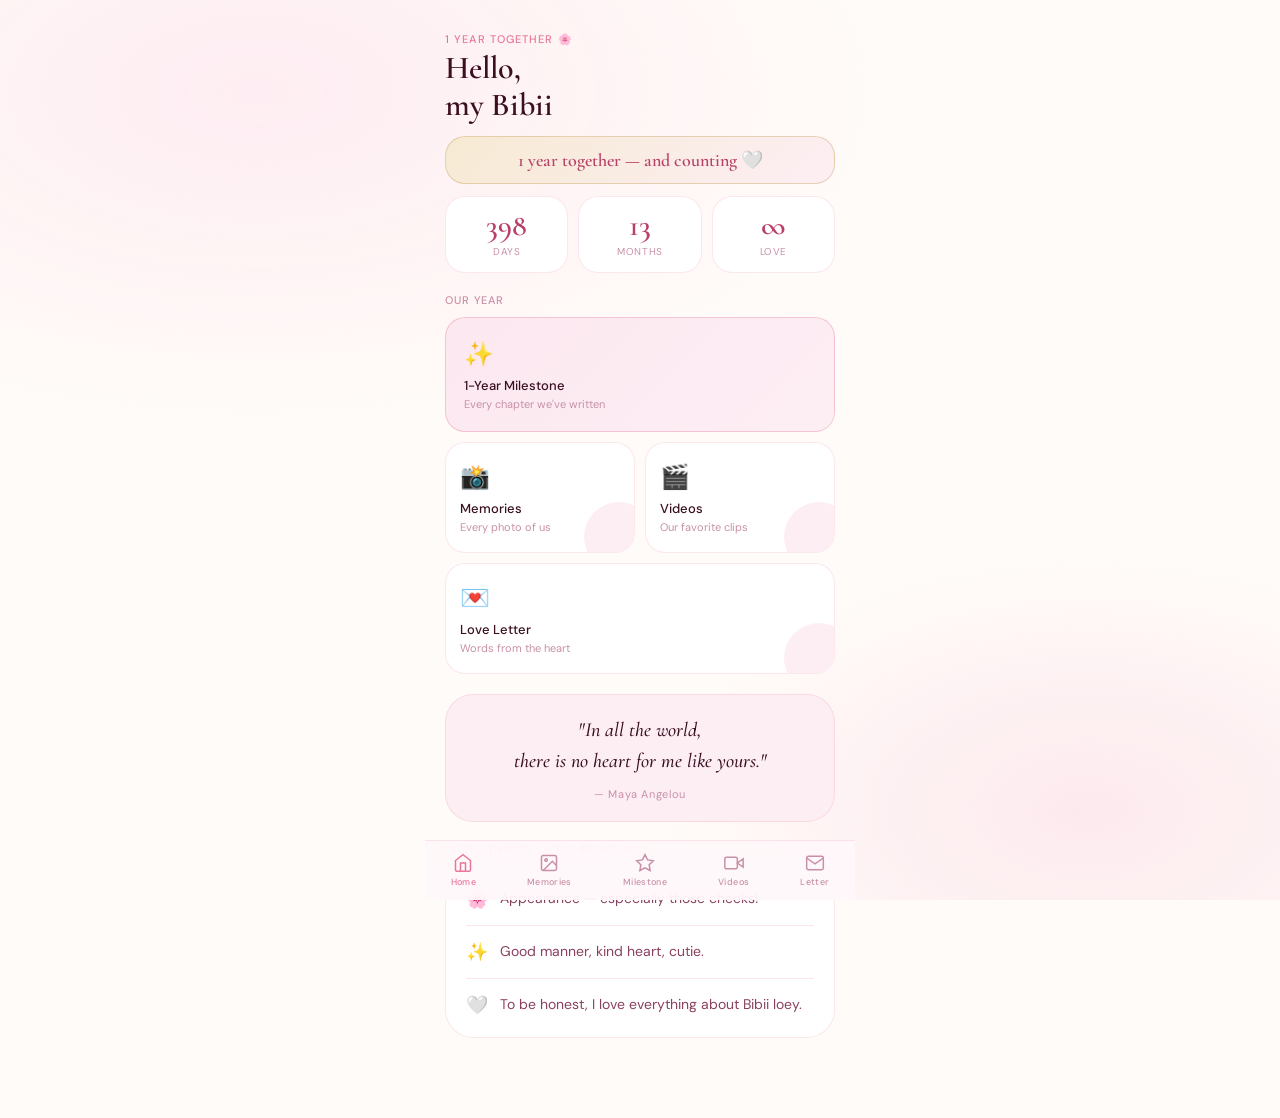
<file: home.html>
<!DOCTYPE html>
<html lang="en">
<head>
<meta charset="UTF-8">
<meta name="viewport" content="width=device-width, initial-scale=1.0, viewport-fit=cover">
<title>Home 🤍</title>
<link rel="stylesheet" href="style.css">
</head>
<body>


<div class="page-wrapper" style="padding-top:8px;">

  <div class="page-top fade-up">
    <p class="page-eyebrow">1 year together 🌸</p>
    <h1 class="page-title">Hello,<br>my Bibii</h1>
  </div>

  <div class="anniv-banner fade-up fade-up-1" id="annivBanner"></div>

  <div class="counter-strip fade-up fade-up-1" style="margin-top:12px;">
    <div class="counter-cell"><div class="counter-num" id="cntDays">—</div><div class="counter-label">Days</div></div>
    <div class="counter-cell"><div class="counter-num" id="cntMonths">—</div><div class="counter-label">Months</div></div>
    <div class="counter-cell"><div class="counter-num">∞</div><div class="counter-label">Love</div></div>
  </div>

  <div class="menu-section">
    <p class="menu-section-label fade-up fade-up-2">Our year</p>
    <div class="menu-grid">
      <a class="menu-tile featured fade-up fade-up-2" href="milestone.html">
        <div class="tile-icon">✨</div>
        <div class="tile-name">1-Year Milestone</div>
        <div class="tile-desc">Every chapter we've written</div>
      </a>
      <a class="menu-tile fade-up fade-up-3" href="memories.html">
        <div class="tile-icon">📸</div>
        <div class="tile-name">Memories</div>
        <div class="tile-desc">Every photo of us</div>
      </a>
      <a class="menu-tile fade-up fade-up-3" href="video.html">
        <div class="tile-icon">🎬</div>
        <div class="tile-name">Videos</div>
        <div class="tile-desc">Our favorite clips</div>
      </a>
      <a class="menu-tile fade-up fade-up-4" href="letter.html" style="grid-column:span 2;">
        <div class="tile-icon">💌</div>
        <div class="tile-name">Love Letter</div>
        <div class="tile-desc">Words from the heart</div>
      </a>
    </div>

    <div class="card-soft fade-up fade-up-5" style="margin-top:20px;text-align:center;">
      <p style="font-family:'Cormorant Garamond',serif;font-size:20px;font-weight:500;color:var(--text-dark);line-height:1.55;font-style:italic;">
        "In all the world,<br>there is no heart for me like yours."
      </p>
      <p style="font-size:11px;color:var(--text-light);margin-top:10px;letter-spacing:.06em;">— Maya Angelou</p>
    </div>

    <p class="menu-section-label fade-up" style="margin-top:20px;">Little things I love about you</p>
    <div class="card fade-up" style="display:flex;flex-direction:column;gap:14px;">
      <div style="display:flex;gap:12px;align-items:flex-start;"><span style="font-size:18px;">🌸</span>
        <p style="font-size:14px;color:var(--text-mid);line-height:1.6;">Appearance — especially those cheeks!</p></div>
      <div style="height:1px;background:var(--border);"></div>
      <div style="display:flex;gap:12px;align-items:flex-start;"><span style="font-size:18px;">✨</span>
        <p style="font-size:14px;color:var(--text-mid);line-height:1.6;">Good manner, kind heart, cutie.</p></div>
      <div style="height:1px;background:var(--border);"></div>
      <div style="display:flex;gap:12px;align-items:flex-start;"><span style="font-size:18px;">🤍</span>
        <p style="font-size:14px;color:var(--text-mid);line-height:1.6;">To be honest, I love everything about Bibii loey.</p></div>
    </div>
  </div>
</div>

<nav class="nav-bar" data-active="home"></nav>
<script src="script.js"></script>
</body>
</html>
</file>
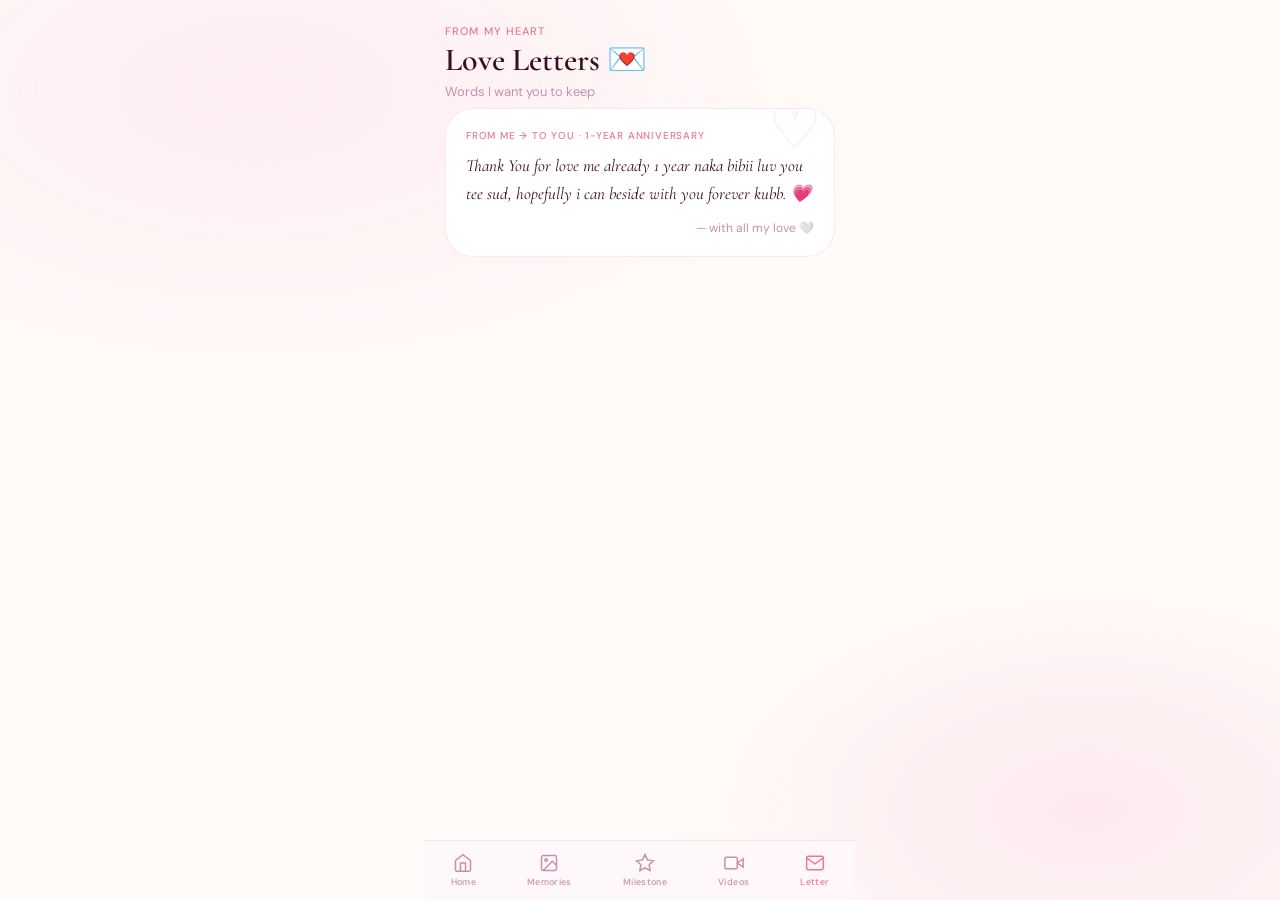
<file: letter.html>
<!DOCTYPE html>
<html lang="en">
<head>
<meta charset="UTF-8">
<meta name="viewport" content="width=device-width, initial-scale=1.0, viewport-fit=cover">
<title>Love Letter 💌</title>
<link rel="stylesheet" href="style.css">
</head>
<body>
<div class="page-wrapper">
  <div class="page-top fade-up">
    <p class="page-eyebrow">from my heart</p>
    <h1 class="page-title">Love Letters 💌</h1>
    <p class="page-sub">Words I want you to keep</p>
  </div>

  <div class="letter-stack">
    <!-- LETTER 1 — copy this whole block to add more letters -->
    <div class="letter-card fade-up fade-up-1">
      <div class="letter-from">from me → to you · 1-year anniversary</div>
      <div class="letter-body">Thank You for love me already 1 year naka bibii luv you tee sud, hopefully i can beside with you forever kubb. 💗</div>
      <div class="letter-sig">— with all my love 🤍</div>
    </div>

</div>

<nav class="nav-bar" data-active="letter"></nav>
<script src="script.js"></script>
</body>
</html>
</file>
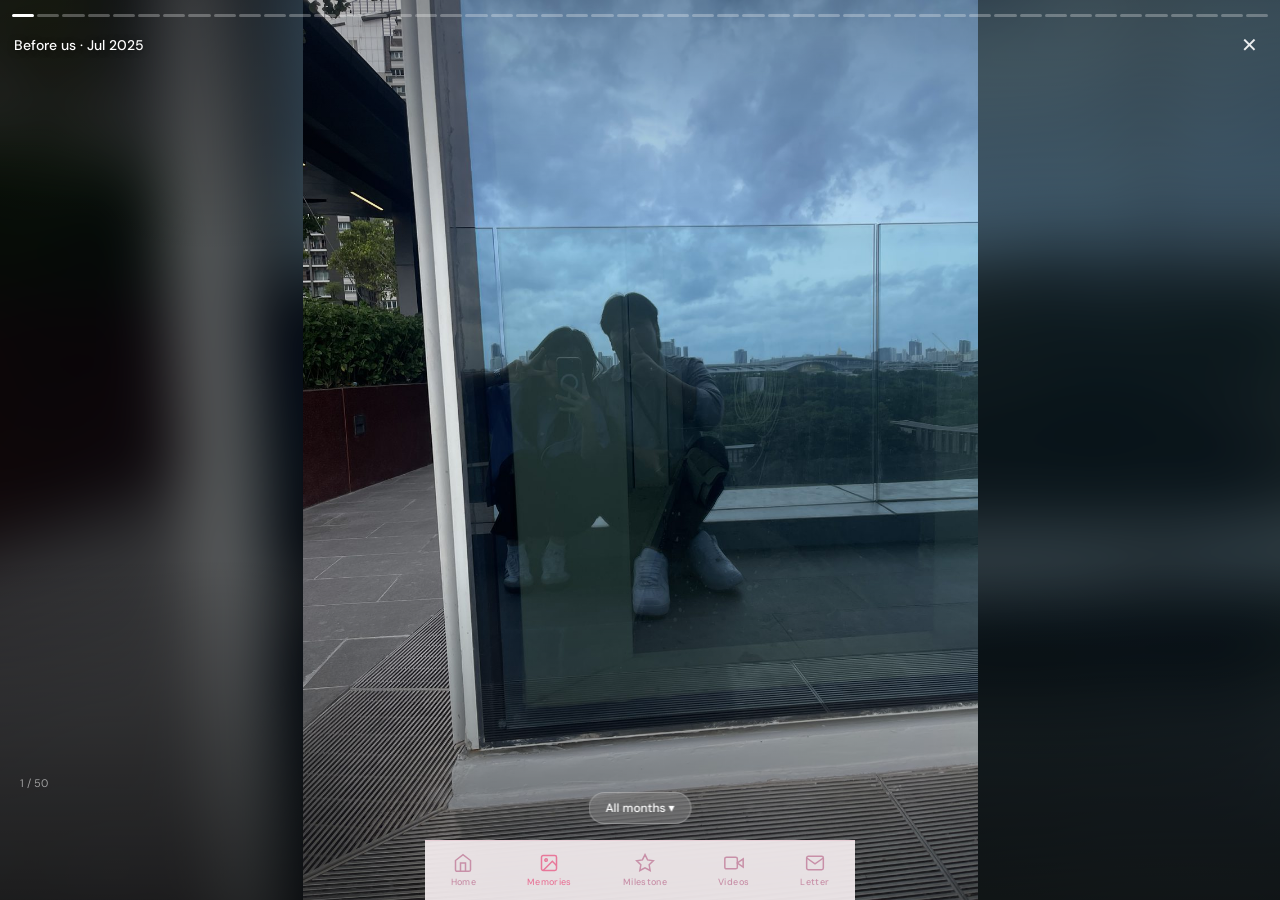
<file: memories.html>
<!DOCTYPE html>
<html lang="en">
<head>
<meta charset="UTF-8">
<meta name="viewport" content="width=device-width, initial-scale=1.0, viewport-fit=cover">
<title>Memories 📸</title>
<link rel="stylesheet" href="style.css">
<style>
  body { background:#000; overflow:hidden; }
  body::before { display:none; }
  .story-viewer { position:fixed; inset:0; background:#0d0408; z-index:10; touch-action:pan-y; overflow:hidden; }

  /* photo: blurred copy fills the sides, real photo shown whole */
  .story-bg, .story-img { position:absolute; inset:0; width:100%; height:100%; transition:opacity .3s ease; opacity:0; }
  .story-bg  { object-fit:cover; filter:blur(28px) brightness(.55); transform:scale(1.15); }
  .story-img { object-fit:contain; user-select:none; -webkit-user-drag:none; }
  .story-fail { position:absolute; inset:0; display:none; flex-direction:column; align-items:center; justify-content:center; gap:10px; font-size:48px; color:#fff; }
  .story-fail p { font-size:13px; color:rgba(255,255,255,.4); }
  .story-overlay { position:absolute; inset:0; z-index:20; pointer-events:none;
    background:linear-gradient(to bottom, rgba(0,0,0,.3) 0%, transparent 28%, transparent 62%, rgba(0,0,0,.55) 100%); }

  .progress-bar-row { position:absolute; top:max(14px, env(safe-area-inset-top)); left:12px; right:12px; display:flex; gap:3px; z-index:30; }
  .prog-seg { flex:1; height:2.5px; border-radius:2px; background:rgba(255,255,255,.28); overflow:hidden; min-width:0; }
  .prog-fill { height:100%; background:#fff; width:0; }

  .story-topbar { position:absolute; top:max(28px, calc(env(safe-area-inset-top) + 14px)); left:14px; right:14px; display:flex; justify-content:space-between; align-items:center; z-index:30; }
  .story-month-label { font-size:14px; font-weight:500; color:#fff; text-shadow:0 1px 6px rgba(0,0,0,.5); }
  .story-close { color:rgba(255,255,255,.9); font-size:20px; text-decoration:none; padding:4px 8px; }

  .story-caption { position:absolute; bottom:max(110px, calc(env(safe-area-inset-bottom) + 100px)); left:20px; right:20px; z-index:30; }
  .cap-text { font-family:var(--font-display); font-size:24px; font-weight:500; color:#fff; line-height:1.3; text-shadow:0 2px 14px rgba(0,0,0,.5); }
  .cap-counter { font-size:11px; color:rgba(255,255,255,.55); margin-top:6px; }

  .tap-left, .tap-right { position:absolute; top:70px; bottom:140px; width:38%; z-index:25; cursor:pointer; }
  .tap-left { left:0; } .tap-right { right:0; }

  .month-select-btn { position:absolute; bottom:max(76px, calc(env(safe-area-inset-bottom) + 68px)); left:50%; transform:translateX(-50%); z-index:35;
    background:rgba(255,255,255,.16); backdrop-filter:blur(12px); -webkit-backdrop-filter:blur(12px); border:1px solid rgba(255,255,255,.25);
    border-radius:50px; padding:7px 16px; color:#fff; font-family:var(--font-body); font-size:12px; font-weight:500; cursor:pointer; white-space:nowrap; }
  .month-drawer { position:absolute; bottom:max(122px, calc(env(safe-area-inset-bottom) + 114px)); left:50%; transform:translateX(-50%) scaleY(.85); transform-origin:bottom center;
    opacity:0; pointer-events:none; z-index:40; background:rgba(18,6,12,.9); backdrop-filter:blur(20px); -webkit-backdrop-filter:blur(20px);
    border:1px solid rgba(255,255,255,.13); border-radius:20px; padding:8px; display:flex; flex-wrap:wrap; gap:6px; max-width:300px; justify-content:center; transition:opacity .2s, transform .2s; }
  .month-drawer.open { opacity:1; transform:translateX(-50%) scaleY(1); pointer-events:auto; }
  .drawer-pill { padding:7px 14px; border-radius:50px; border:1px solid rgba(255,255,255,.18); color:rgba(255,255,255,.8); font-size:12px; cursor:pointer; }
  .drawer-pill.active-month { background:rgba(232,120,154,.45); border-color:rgba(232,120,154,.6); color:#fff; }
</style>
</head>
<body data-hearts="off">

<div class="story-viewer" id="viewer">
  <img class="story-bg" id="bgImg" alt="">
  <img class="story-img" id="mainImg" alt="">
  <div class="story-fail" id="fail"><span>📸</span><p>Photo can't be shown</p></div>
  <div class="story-overlay"></div>

  <div class="progress-bar-row" id="bars"></div>
  <div class="story-topbar">
    <div class="story-month-label" id="monthLabel"></div>
    <a class="story-close" href="home.html">✕</a>
  </div>

  <div class="story-caption" id="caption"><div class="cap-text" id="capText"></div><div class="cap-counter" id="capCounter"></div></div>

  <div class="tap-left" onclick="prev()"></div>
  <div class="tap-right" onclick="next()"></div>

  <button class="month-select-btn" id="monthBtn" onclick="toggleDrawer()"><span id="monthBtnLabel">All months</span> ▾</button>
  <div class="month-drawer" id="drawer"></div>
</div>

<nav class="nav-bar" data-active="memories" style="z-index:50;"></nav>
<script src="script.js"></script>
<script>
/* =========================================================
   PHOTOS — add a line per photo:  { src:'images/may/xx.jpg', month:'may', caption:'' }
   Months with at least one photo show up in the picker automatically.
   ========================================================= */
const PHOTOS = [
  // BEFORE US (2025, before we got together)
  { src:'images/pre/pre-1.jpg', month:'pre', label:'Before us · Jul 2025' },
  { src:'images/pre/pre-2.jpg', month:'pre', label:'Before us · Aug 2025' },
  { src:'images/pre/pre-3.jpg', month:'pre', label:'Before us · Aug 2025' },
  { src:'images/pre/pre-4.jpg', month:'pre', label:'Before us · Sep 2025' },
  { src:'images/pre/pre-5.jpg', month:'pre', label:'Before us · Sep 2025' },
  { src:'images/pre/pre-6.jpg', month:'pre', label:'Before us · Sep 2025' },
  { src:'images/pre/pre-7.jpg', month:'pre', label:'Before us · Oct 2025' },
  { src:'images/pre/pre-8.jpg', month:'pre', label:'Before us · Oct 2025' },
  // NOVEMBER
  { src:'images/nov/anni-nov-1.jpg', month:'nov' },
  { src:'images/nov/anni-nov-2.jpg', month:'nov' },
  { src:'images/nov/anni-nov-3.jpg', month:'nov' },
  // DECEMBER
  { src:'images/dec/anni-dec-1.jpg', month:'dec' },
  { src:'images/dec/anni-dec-2.jpg', month:'dec' },
  { src:'images/dec/anni-dec-3.jpg', month:'dec' },
  // JANUARY
  { src:'images/jan/anni-jan-1.jpg', month:'jan' },
  { src:'images/jan/anni-jan-2.jpg', month:'jan' },
  { src:'images/jan/anni-jan-3.jpg', month:'jan' },
  // FEBRUARY
  { src:'images/feb/anni-feb-1.jpg', month:'feb' },
  { src:'images/feb/anni-feb-2.jpg', month:'feb' },
  { src:'images/feb/anni-feb-3.jpg', month:'feb' },
  // MARCH
  { src:'images/mar/anni-mar-1.jpg', month:'mar' },
  { src:'images/mar/anni-mar-2.jpg', month:'mar' },
  { src:'images/mar/anni-mar-3.jpg', month:'mar' },
  // APRIL
  { src:'images/apr/anni-apr-1.jpg', month:'apr' },
  { src:'images/apr/anni-apr-2.jpg', month:'apr' },
  { src:'images/apr/anni-apr-3.jpg', month:'apr' },
  // MAY → OCTOBER: add yours here, e.g.
  { src:'images/may/anni-may-1.jpg', month:'may' },
  { src:'images/may/anni-may-2.jpg', month:'may' },
  { src:'images/may/anni-may-3.jpg', month:'may' },
  { src:'images/jun/anni-jun-1.jpg', month:'jun' },
  { src:'images/jun/anni-jun-2.jpg', month:'jun' },
  { src:'images/jun/anni-jun-3.jpg', month:'jun' },
  { src:'images/jul/anni-jul-1.jpg', month:'jul' },
  { src:'images/jul/anni-jul-2.jpg', month:'jul' },
  { src:'images/jul/anni-jul-3.jpg', month:'jul' },
  { src:'images/aug/anni-aug-1.jpg', month:'aug' },
  { src:'images/aug/anni-aug-2.jpg', month:'aug' },
  { src:'images/aug/anni-aug-3.jpg', month:'aug' },
  { src:'images/sep/anni-sep-1.jpg', month:'sep' },
  { src:'images/sep/anni-sep-2.jpg', month:'sep' },
  { src:'images/sep/anni-sep-3.jpg', month:'sep' },
  { src:'images/oct/anni-oct-1.jpg', month:'oct' },
  { src:'images/oct/anni-oct-2.jpg', month:'oct' },
  { src:'images/oct/anni-oct-3.jpg', month:'oct' },
  { src:'images/oct/anni-oct-4.jpg', month:'oct' },
  { src:'images/oct/anni-oct-5.jpg', month:'oct' },
  { src:'images/oct/anni-oct-6.jpg', month:'oct' },
  { src:'images/oct/anni-oct-7.jpg', month:'oct' },
  { src:'images/oct/anni-oct-8.jpg', month:'oct' },
  { src:'images/oct/anni-oct-9.jpg', month:'oct' },
];

const ORDER = ['pre','nov','dec','jan','feb','mar','apr','may','jun','jul','aug','sep','oct'];
const NAMES = { pre:'Before us', nov:'November', dec:'December', jan:'January', feb:'February', mar:'March', apr:'April',
                may:'May', jun:'June', jul:'July', aug:'August', sep:'September', oct:'October' };
const AUTO_MS = 5000;

let list = PHOTOS.slice(), cur = 0, timer = null;
const $ = id => document.getElementById(id);
const bgImg = $('bgImg'), mainImg = $('mainImg'), fail = $('fail');

function buildBars() {
  $('bars').innerHTML = '';
  list.forEach((_, i) => { const s = document.createElement('div'); s.className = 'prog-seg';
    const f = document.createElement('div'); f.className = 'prog-fill'; f.id = 'f' + i; s.appendChild(f); $('bars').appendChild(s); });
}

function show(i) {
  if (!list.length) return;
  cur = Math.max(0, Math.min(i, list.length - 1));
  const p = list[cur];
  mainImg.style.opacity = 0; bgImg.style.opacity = 0; fail.style.display = 'none';
  mainImg.src = p.src; bgImg.src = p.src;
  $('monthLabel').textContent = (p.label || NAMES[p.month] || '');
  $('capText').textContent = p.caption || '';
  $('capCounter').textContent = (cur + 1) + ' / ' + list.length;

  list.forEach((_, k) => { const f = $('f' + k); f.style.transition = 'none'; f.style.width = k < cur ? '100%' : '0'; });
  clearTimeout(timer);
  requestAnimationFrame(() => requestAnimationFrame(() => {
    const f = $('f' + cur); f.style.transition = 'width ' + AUTO_MS + 'ms linear'; f.style.width = '100%';
  }));
  timer = setTimeout(next, AUTO_MS);
}
mainImg.onload = () => { mainImg.style.opacity = 1; bgImg.style.opacity = 1; fail.style.display = 'none'; };
mainImg.onerror = () => { mainImg.style.opacity = 0; bgImg.style.opacity = 0; fail.style.display = 'flex'; };

function next() { if (cur < list.length - 1) show(cur + 1); else clearTimeout(timer); }
function prev() { if (cur > 0) show(cur - 1); }

function pick(month, pill) {
  document.querySelectorAll('.drawer-pill').forEach(d => d.classList.remove('active-month'));
  pill.classList.add('active-month');
  $('monthBtnLabel').textContent = month === 'all' ? 'All months' : NAMES[month];
  list = month === 'all' ? PHOTOS.slice() : PHOTOS.filter(p => p.month === month);
  buildBars(); show(0); $('drawer').classList.remove('open');
}
function toggleDrawer() { $('drawer').classList.toggle('open'); }

(function buildDrawer() {
  const add = (label, month, active) => { const d = document.createElement('div'); d.className = 'drawer-pill' + (active ? ' active-month' : '');
    d.textContent = label; d.onclick = () => pick(month, d); $('drawer').appendChild(d); };
  add('All', 'all', true);
  ORDER.filter(m => PHOTOS.some(p => p.month === m)).forEach(m => add(NAMES[m], m, false));
})();

$('viewer').addEventListener('click', e => { if (!$('drawer').contains(e.target) && !$('monthBtn').contains(e.target)) $('drawer').classList.remove('open'); });
let tx = 0, ty = 0;
$('viewer').addEventListener('touchstart', e => { tx = e.touches[0].clientX; ty = e.touches[0].clientY; }, { passive:true });
$('viewer').addEventListener('touchend', e => {
  const dx = e.changedTouches[0].clientX - tx, dy = e.changedTouches[0].clientY - ty;
  if (Math.abs(dx) > Math.abs(dy) && Math.abs(dx) > 40) dx < 0 ? next() : prev();
}, { passive:true });
document.addEventListener('keydown', e => { if (e.key === 'ArrowRight') next(); if (e.key === 'ArrowLeft') prev(); });

buildBars(); show(0);
</script>
</body>
</html>
</file>
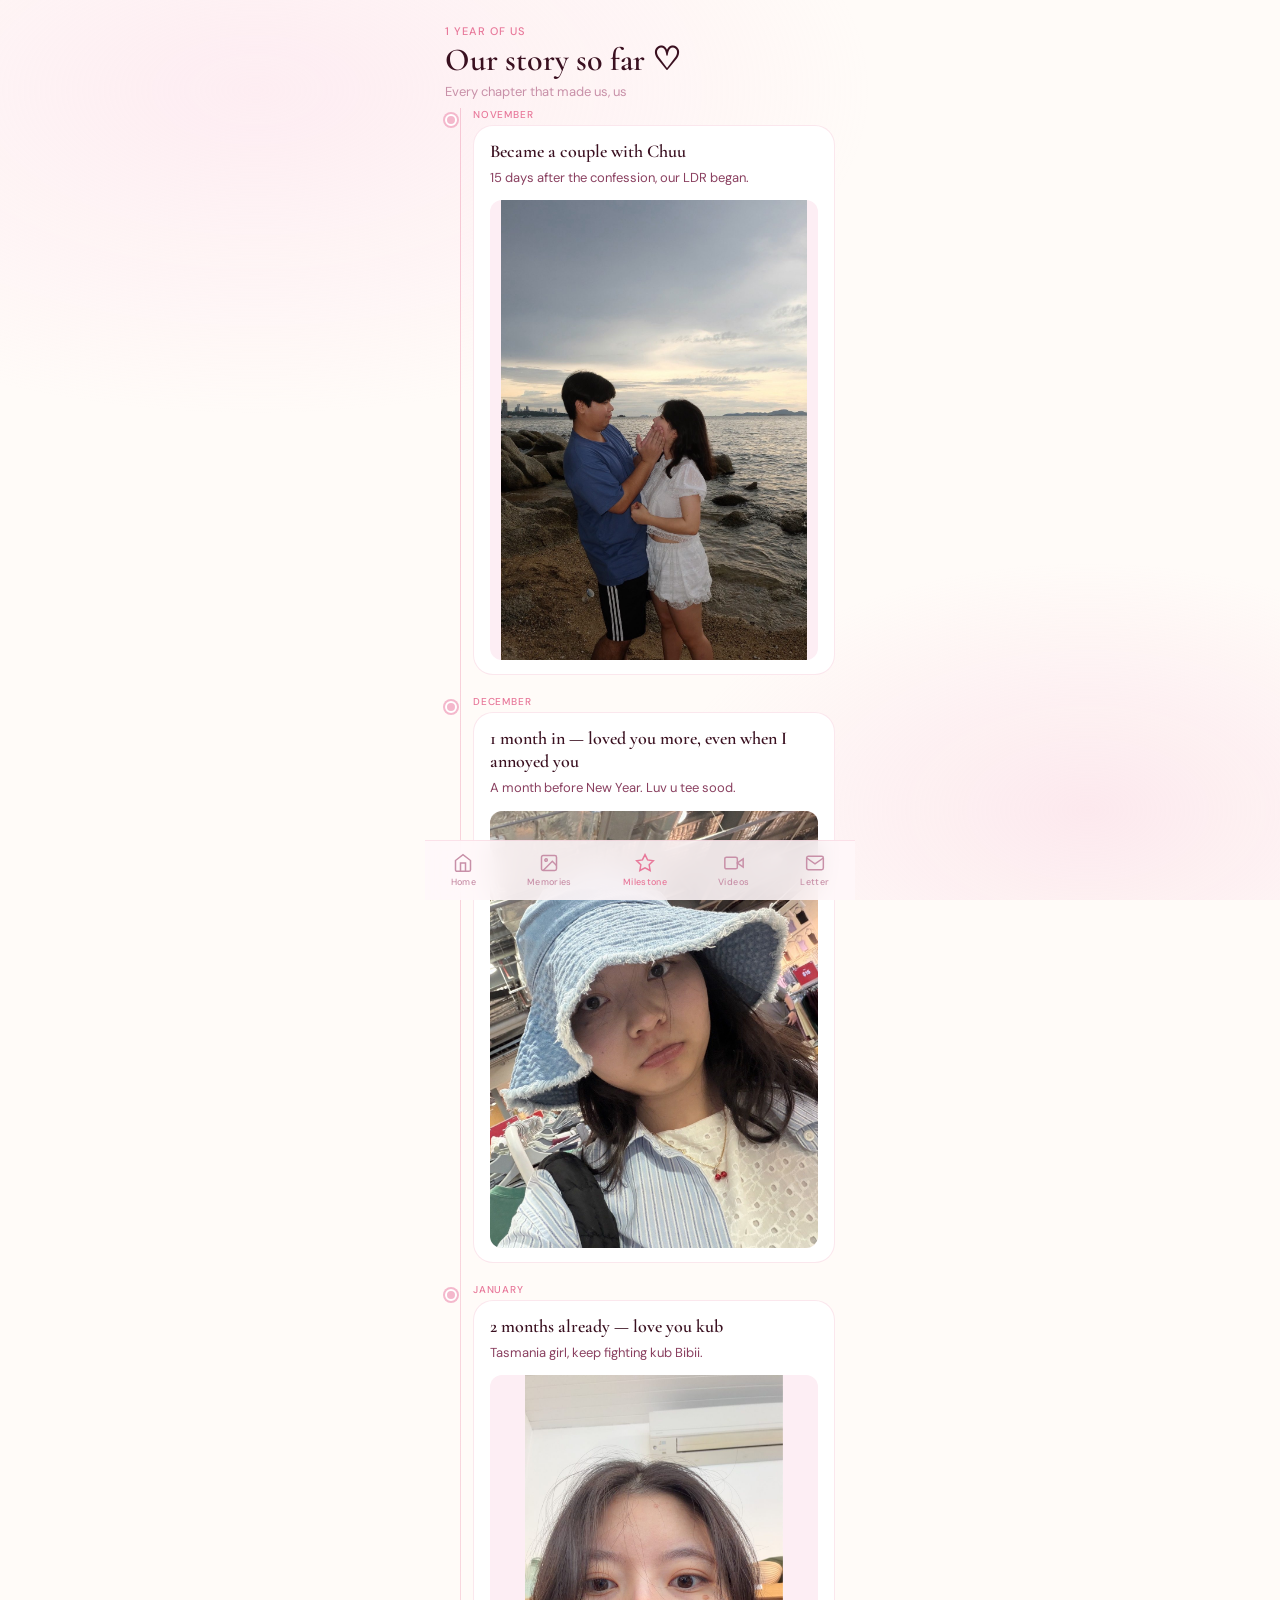
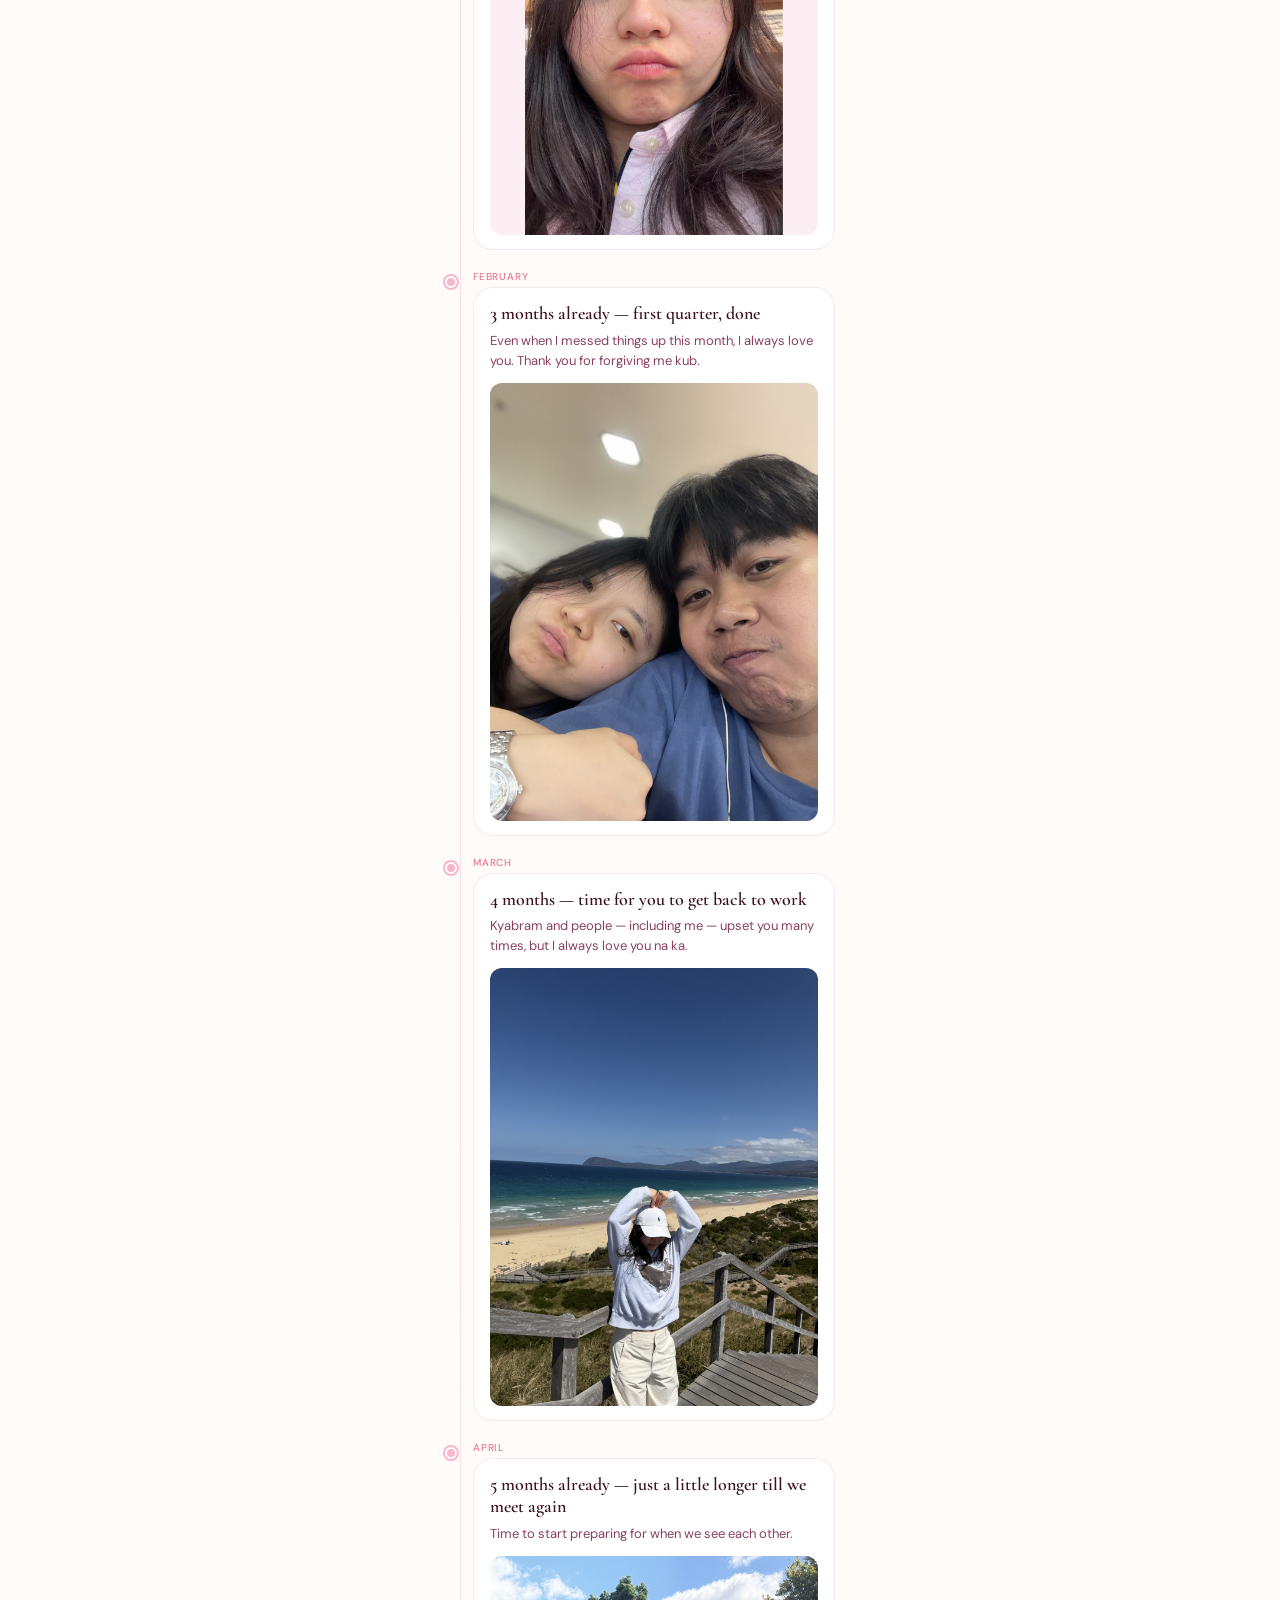
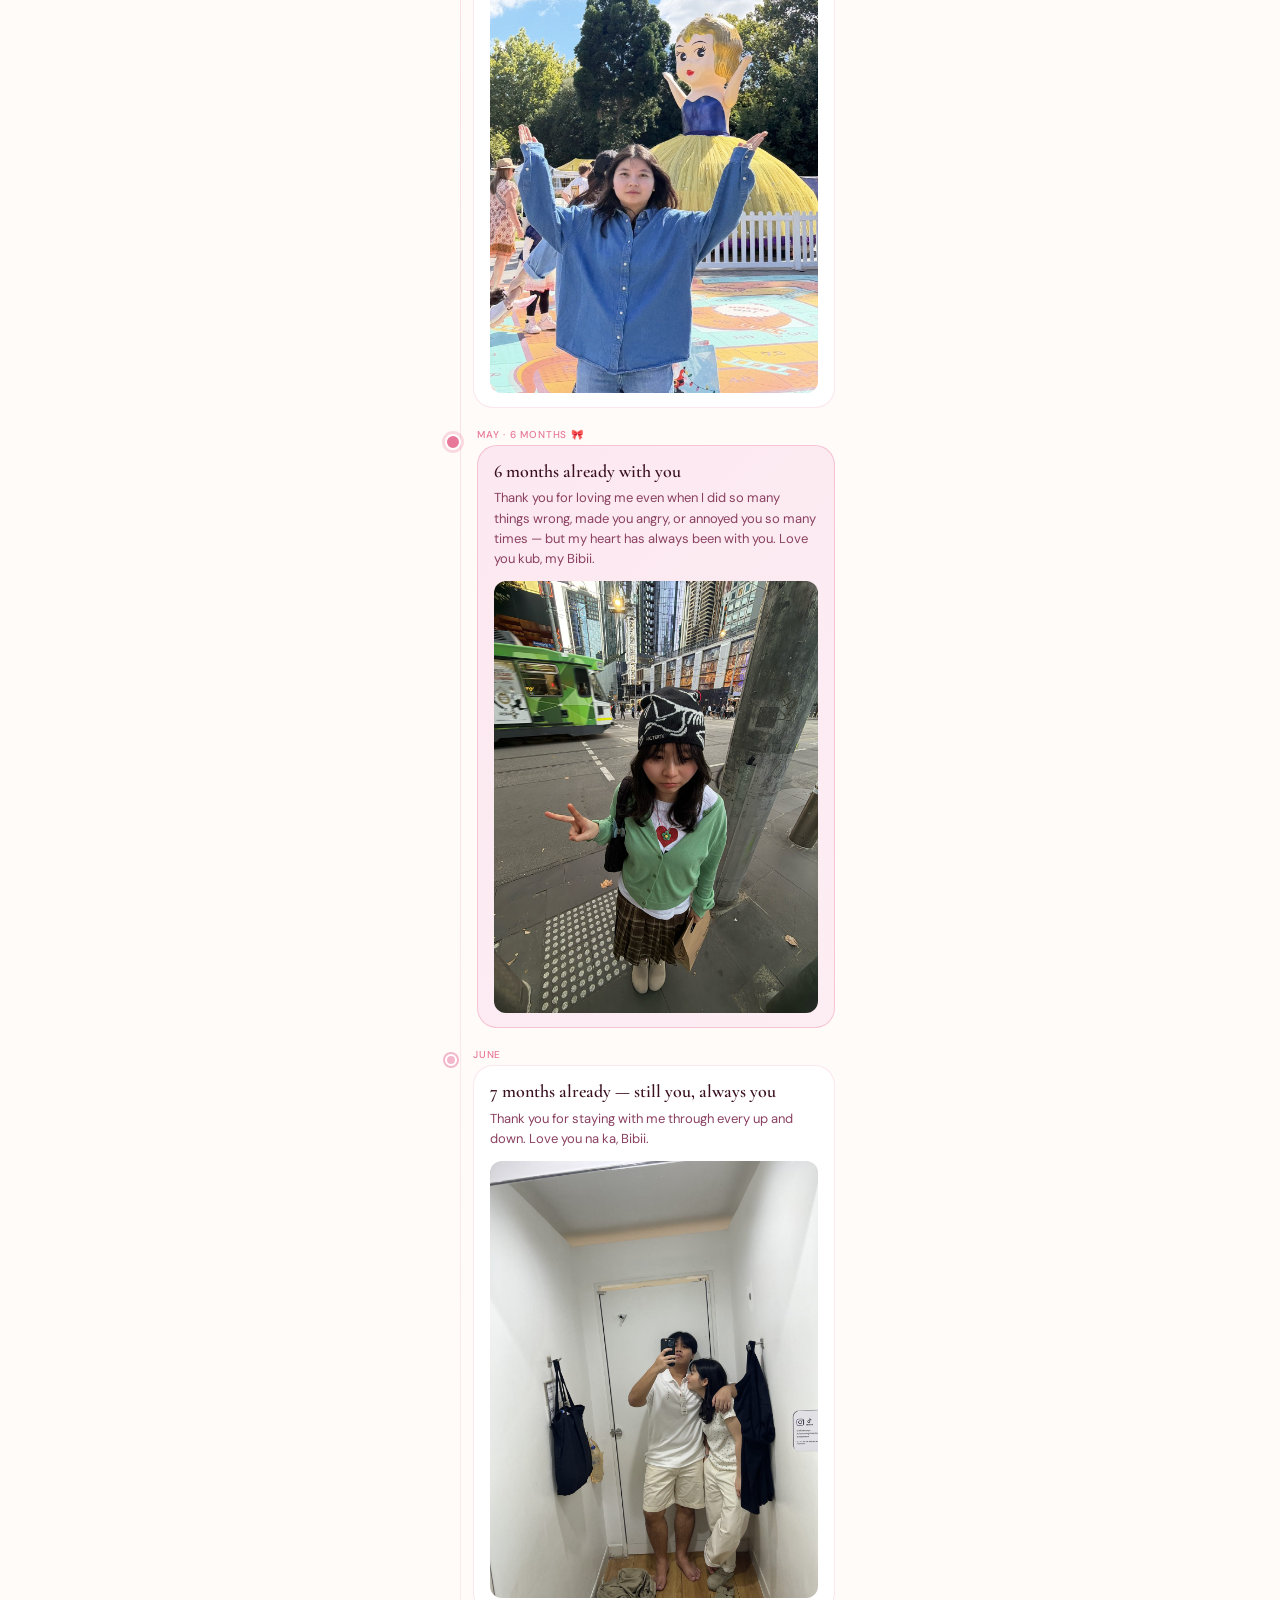
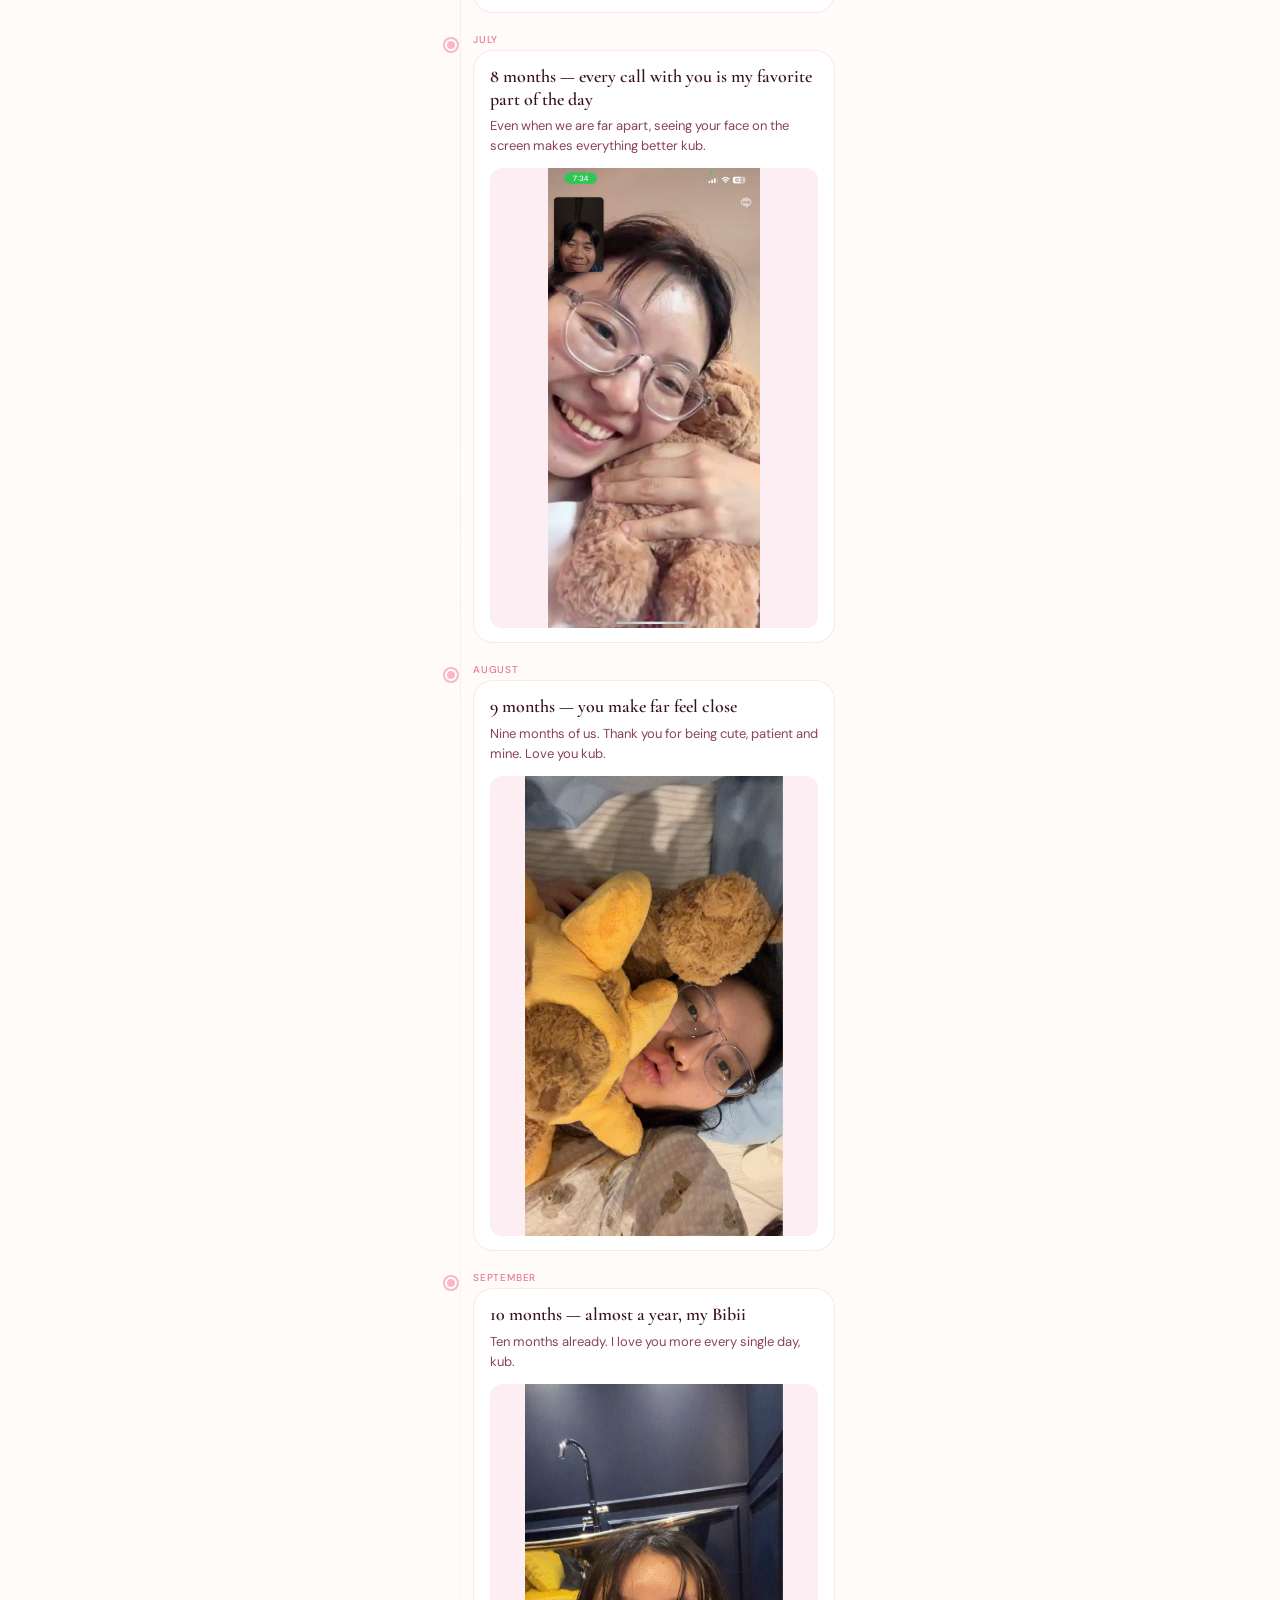
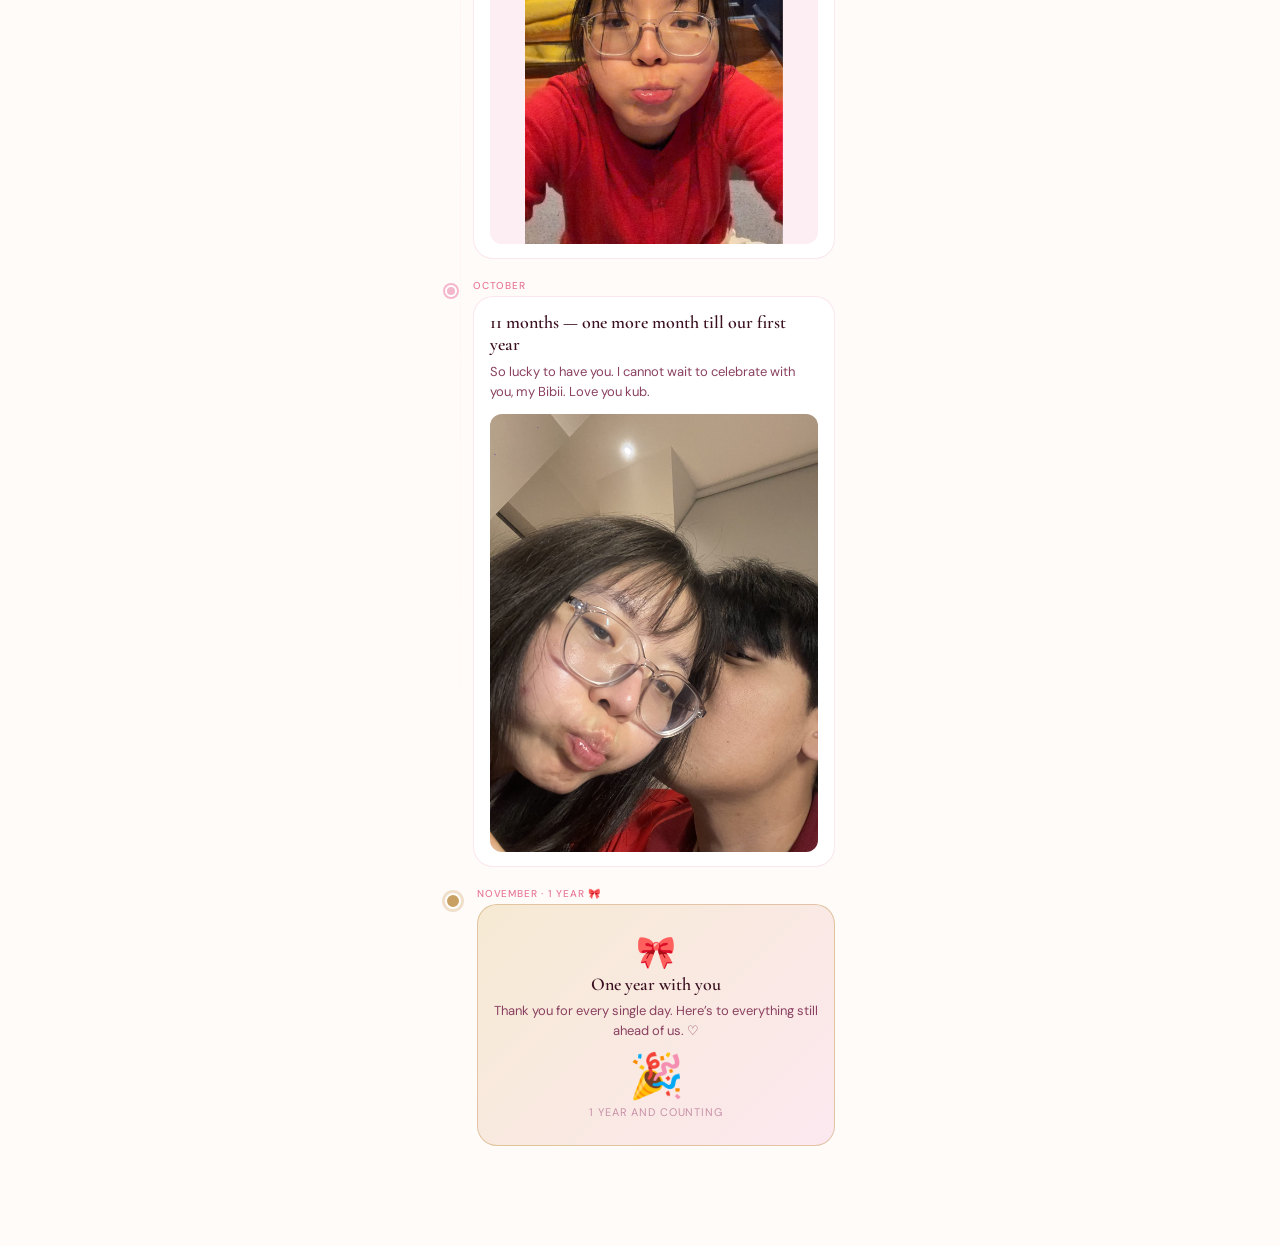
<file: milestone.html>
<!DOCTYPE html>
<html lang="en">
<head>
<meta charset="UTF-8">
<meta name="viewport" content="width=device-width, initial-scale=1.0, viewport-fit=cover">
<title>Milestone ✨</title>
<link rel="stylesheet" href="style.css">
</head>
<body>
<div class="page-wrapper">
  <div class="page-top fade-up">
    <p class="page-eyebrow">1 year of us</p>
    <h1 class="page-title">Our story so far ♡</h1>
    <p class="page-sub">Every chapter that made us, us</p>
  </div>
  <div class="timeline-wrap" id="timeline"><div class="timeline-line"></div></div>
</div>

<nav class="nav-bar" data-active="milestone"></nav>
<script src="script.js"></script>
<script>
/* =========================================================
   CHAPTERS — edit text / photo path here.
   m = month, h = headline, b = body text, img = photo path ('' = no photo)
   Leave h and b empty ('') for months you haven't written yet.
   ========================================================= */
const CHAPTERS = [
  { m: 'November', h: 'Became a couple with Chuu',
    b: '15 days after the confession, our LDR began.',
    img: 'images/nov/anni-nov-2.jpg' },
  { m: 'December', h: '1 month in — loved you more, even when I annoyed you',
    b: 'A month before New Year. Luv u tee sood.',
    img: 'images/dec/anni-dec-3.jpg' },
  { m: 'January', h: '2 months already — love you kub',
    b: 'Tasmania girl, keep fighting kub Bibii.',
    img: 'images/jan/anni-jan-1.jpg' },
  { m: 'February', h: '3 months already — first quarter, done',
    b: 'Even when I messed things up this month, I always love you. Thank you for forgiving me kub.',
    img: 'images/feb/anni-feb-3.jpg' },
  { m: 'March', h: '4 months — time for you to get back to work',
    b: 'Kyabram and people — including me — upset you many times, but I always love you na ka.',
    img: 'images/mar/anni-mar-2.jpg' },
  { m: 'April', h: '5 months already — just a little longer till we meet again',
    b: 'Time to start preparing for when we see each other.',
    img: 'images/apr/anni-apr-1.jpg' },
  { m: 'May', tag: '6 months 🎀', featured: true,
    h: '6 months already with you',
    b: 'Thank you for loving me even when I did so many things wrong, made you angry, or annoyed you so many times — but my heart has always been with you. Love you kub, my Bibii.',
    img: 'images/may/anni-may-2.jpg' },
  { m: 'June', h: '7 months already — still you, always you',
    b: 'Thank you for staying with me through every up and down. Love you na ka, Bibii.',
    img: 'images/jun/anni-jun-2.jpg' },
  { m: 'July', h: '8 months — every call with you is my favorite part of the day',
    b: 'Even when we are far apart, seeing your face on the screen makes everything better kub.',
    img: 'images/jul/anni-jul-2.jpg' },
  { m: 'August', h: '9 months — you make far feel close',
    b: 'Nine months of us. Thank you for being cute, patient and mine. Love you kub.',
    img: 'images/aug/anni-aug-3.jpg' },
  { m: 'September', h: '10 months — almost a year, my Bibii',
    b: 'Ten months already. I love you more every single day, kub.',
    img: 'images/sep/anni-sep-2.jpg' },
  { m: 'October', h: '11 months — one more month till our first year',
    b: 'So lucky to have you. I cannot wait to celebrate with you, my Bibii. Love you kub.',
    img: 'images/oct/anni-oct-8.jpg' }
];

const tl = document.getElementById('timeline');
function el(tag, cls, text) { const e = document.createElement(tag); if (cls) e.className = cls; if (text) e.textContent = text; return e; }

CHAPTERS.forEach((c, i) => {
  const row = el('div', 'tl-row fade-up fade-up-' + Math.min(5, 1 + Math.floor(i / 3)));
  const dotCol = el('div', 'tl-dot-col'); dotCol.appendChild(el('div', 'tl-dot' + (c.featured ? ' star' : '')));
  const content = el('div', 'tl-content');
  content.appendChild(el('div', 'tl-month', c.m + (c.tag ? ' · ' + c.tag : '')));
  const card = el('div', 'tl-card' + (c.featured ? ' featured' : ''));
  if (c.h) {
    card.appendChild(el('div', 'tl-headline', c.h));
    if (c.b) card.appendChild(el('div', 'tl-body', c.b));
  } else {
    card.appendChild(el('div', 'tl-headline empty', 'Chapter to be written ♡'));
  }
  if (c.img) {
    const img = el('img', 'tl-photo'); img.src = c.img; img.alt = c.m; img.loading = 'lazy';
    img.onerror = () => img.remove();
    card.appendChild(img);
  }
  content.appendChild(card); row.appendChild(dotCol); row.appendChild(content); tl.appendChild(row);
});

/* ---------- final card: 1 year ---------- */
(function final() {
  const left = daysToAnniversary();
  const row = el('div', 'tl-row fade-up fade-up-5');
  const dotCol = el('div', 'tl-dot-col'); dotCol.appendChild(el('div', 'tl-dot gold'));
  const content = el('div', 'tl-content');
  content.appendChild(el('div', 'tl-month', 'November · 1 year 🎀'));
  const card = el('div', 'tl-card anniv');
  card.appendChild(el('div', '', '🎀')).style.fontSize = '32px';
  card.appendChild(el('div', 'tl-headline', 'One year with you'));
  card.appendChild(el('div', 'tl-body', 'Thank you for every single day. Here’s to everything still ahead of us. ♡'));
  if (left > 0) {
    card.appendChild(el('div', 'cd-num', String(left)));
    card.appendChild(el('div', 'cd-label', left === 1 ? 'day to go' : 'days to go'));
  } else {
    card.appendChild(el('div', 'cd-num', '🎉'));
    card.appendChild(el('div', 'cd-label', left === 0 ? 'Happy anniversary!' : '1 year and counting'));
  }
  content.appendChild(card); row.appendChild(dotCol); row.appendChild(content); tl.appendChild(row);
  if (left === 0) burstHearts(30);
})();
</script>
</body>
</html>
</file>
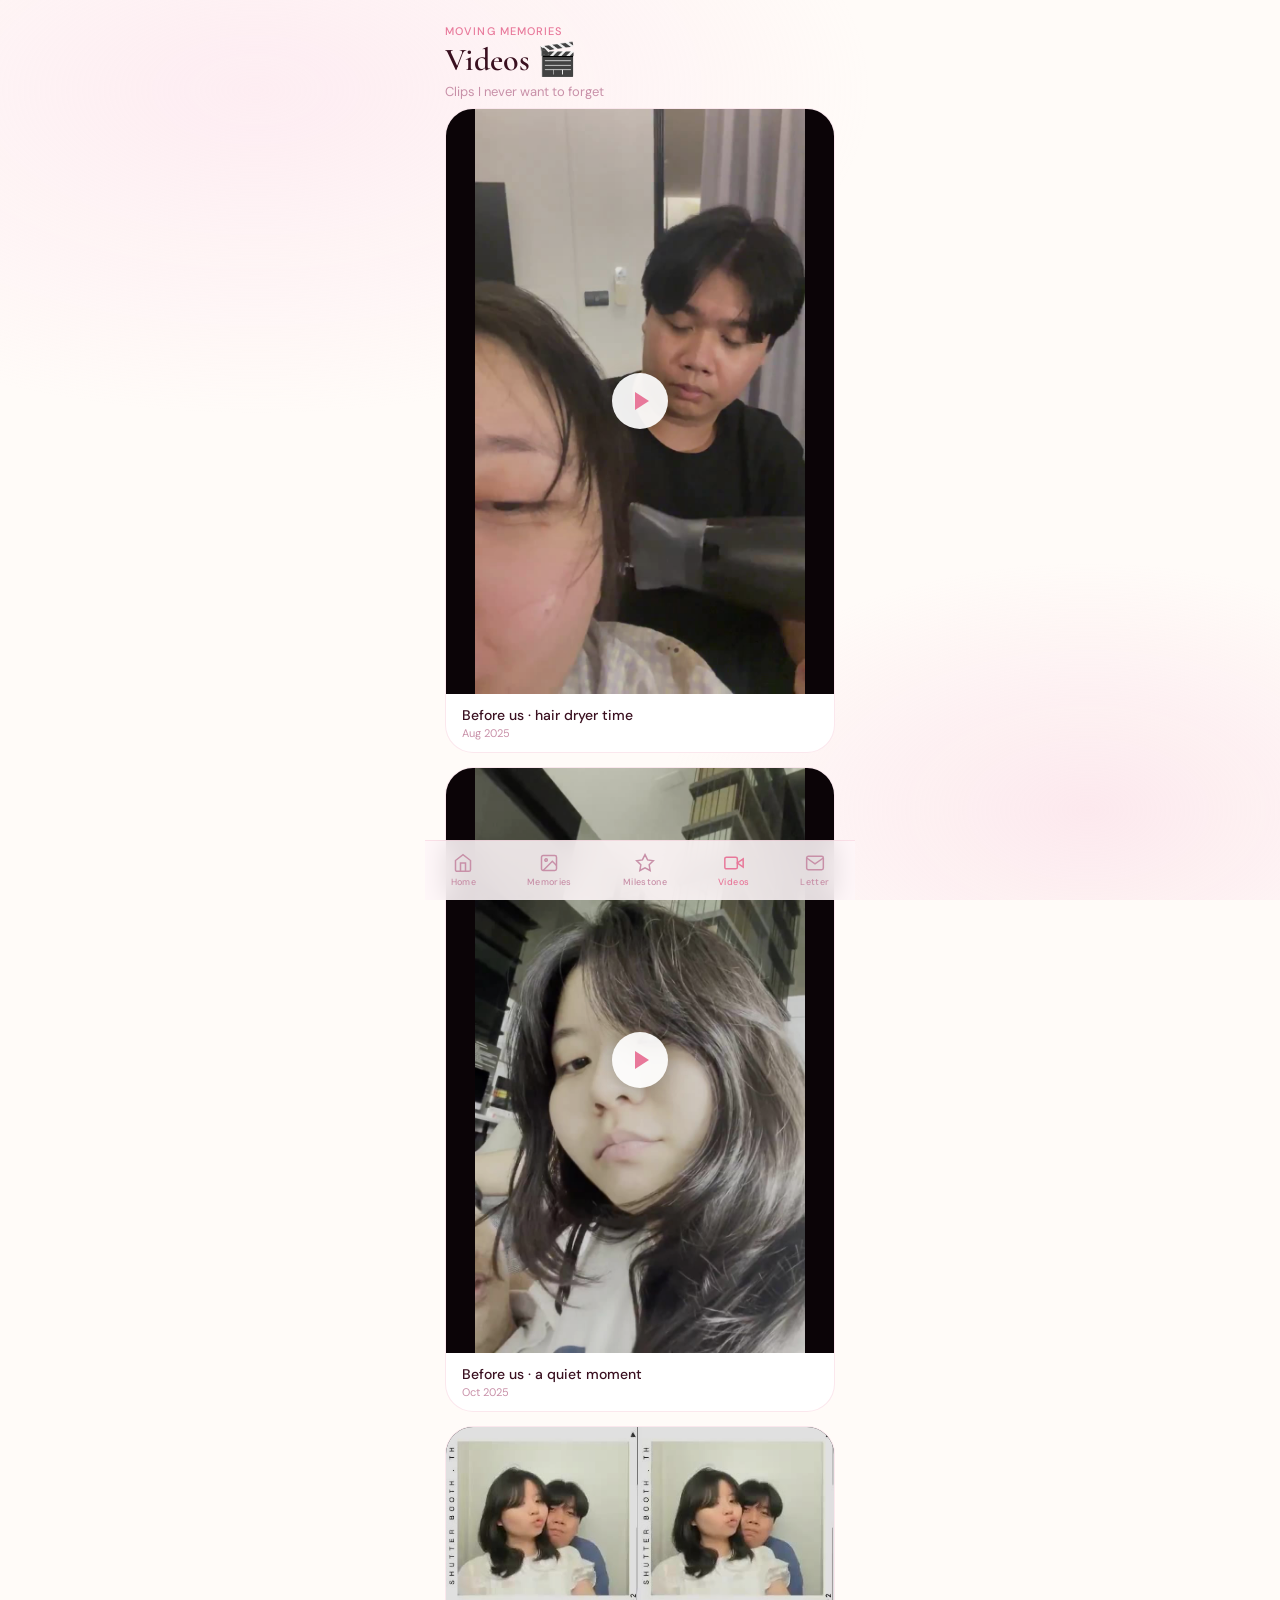
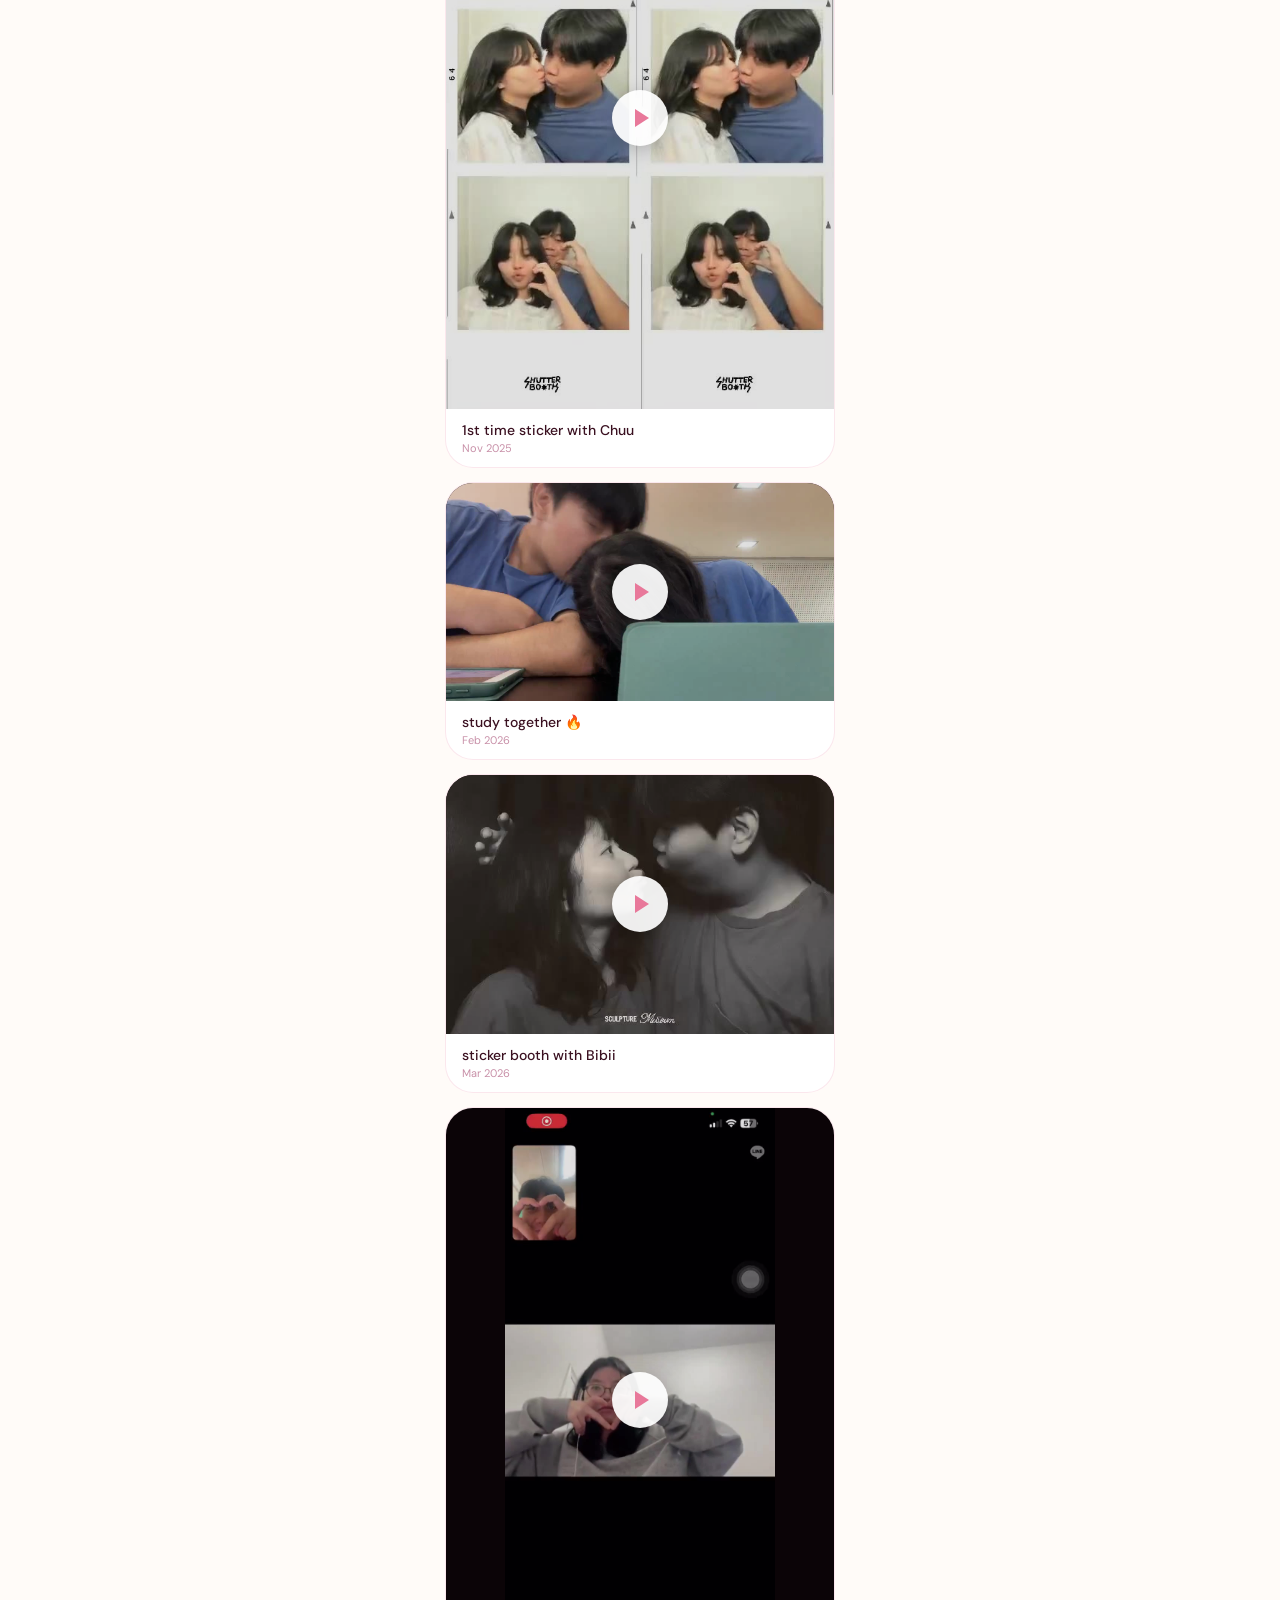
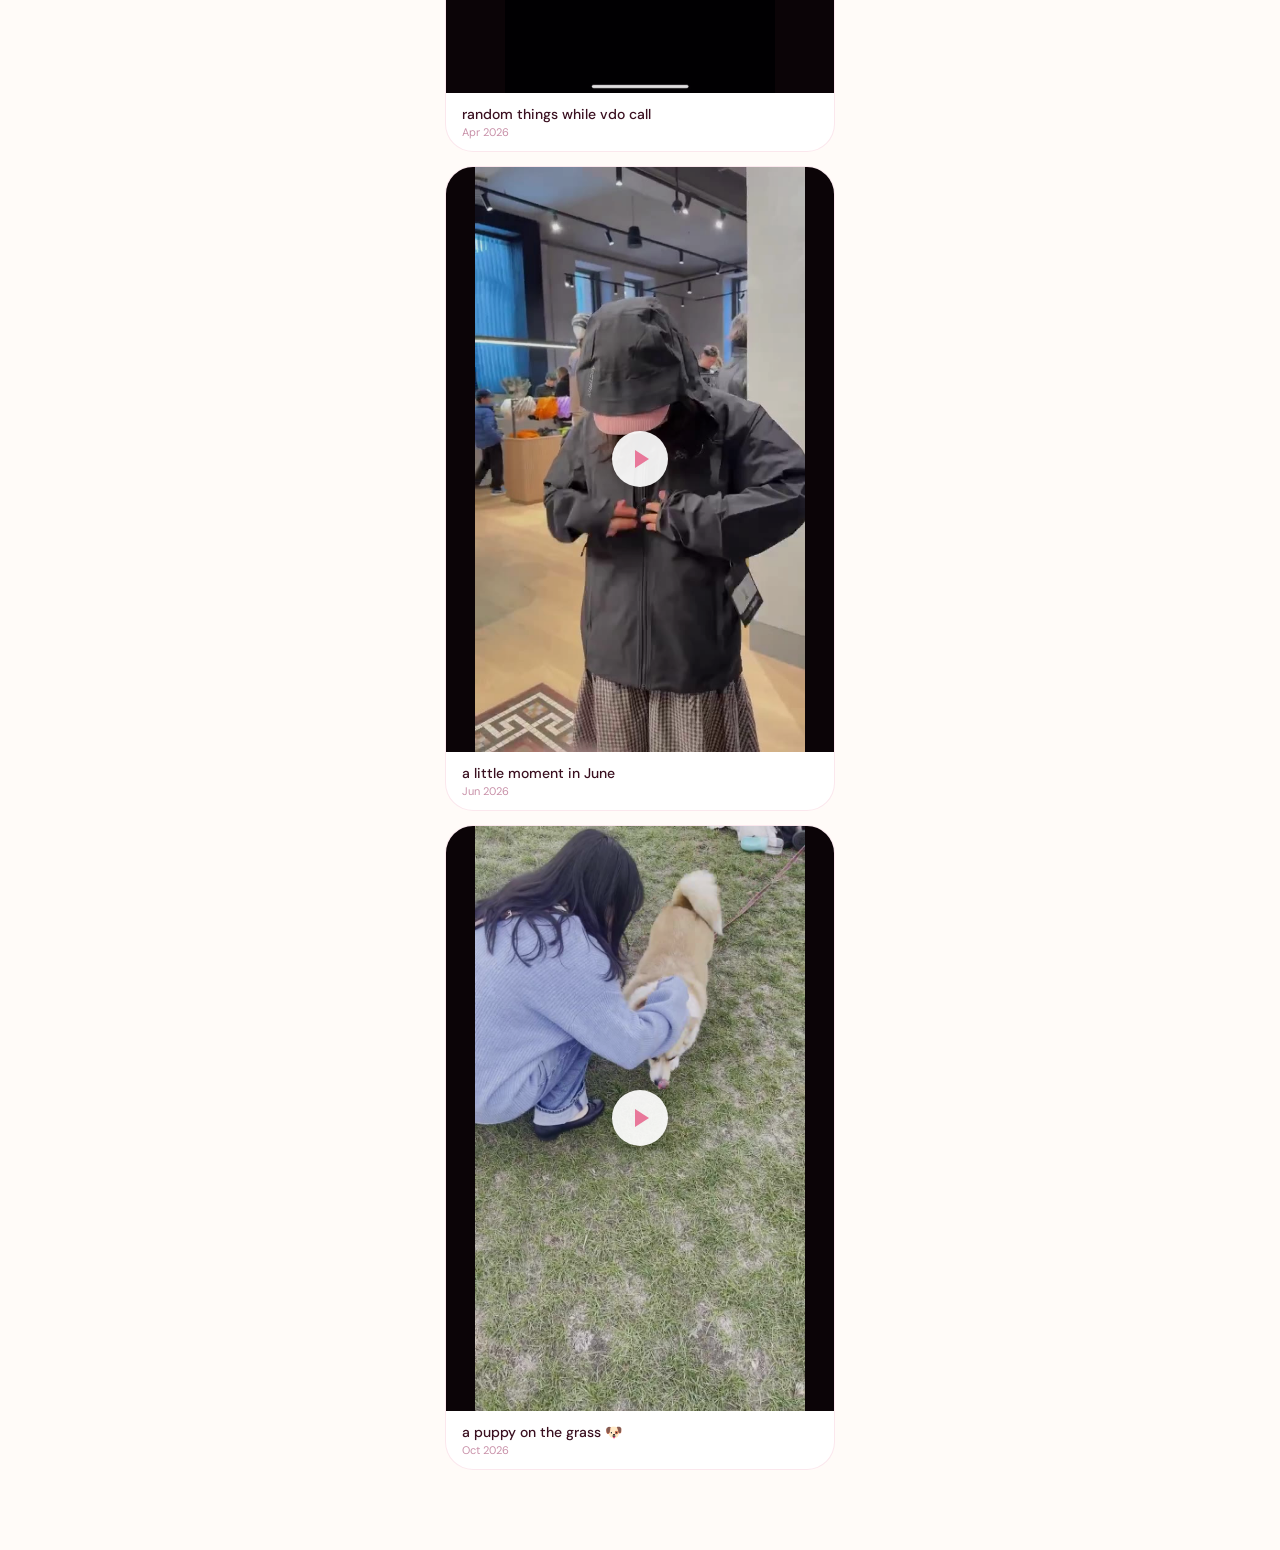
<file: video.html>
<!DOCTYPE html>
<html lang="en">
<head>
<meta charset="UTF-8">
<meta name="viewport" content="width=device-width, initial-scale=1.0, viewport-fit=cover">
<title>Videos 🎬</title>
<link rel="stylesheet" href="style.css">
<style>
  .vcard { background:#fff; border:1px solid var(--border); border-radius:var(--r-lg); overflow:hidden; cursor:pointer; }
  .vposter { position:relative; background:#0d0408; display:flex; align-items:center; justify-content:center; }
  .vposter img { width:100%; max-height:65vh; object-fit:contain; display:block; }   /* static still, never cropped */
  .vplay { position:absolute; inset:0; display:flex; align-items:center; justify-content:center; background:rgba(0,0,0,.12); pointer-events:none; }
  .vplay span { width:56px; height:56px; border-radius:50%; background:rgba(255,255,255,.92); display:flex; align-items:center; justify-content:center; box-shadow:0 4px 20px rgba(0,0,0,.22); }
  .vplay svg { width:24px; height:24px; fill:#e8789a; margin-left:3px; }
  .vmeta { padding:12px 16px; }
  .vtitle { font-size:14px; font-weight:500; color:var(--text-dark); }
  .vdate { font-size:11px; color:var(--text-light); margin-top:2px; }
  .vgrid { padding:0 20px; display:flex; flex-direction:column; gap:14px; }

  .vover { display:none; position:fixed; inset:0; background:#000; z-index:999; align-items:center; justify-content:center; }
  .vover.open { display:flex; }
  .vover video { width:100%; height:100%; object-fit:contain; }
  .vclose { position:absolute; top:max(16px, env(safe-area-inset-top)); right:16px; z-index:1000; width:38px; height:38px; border-radius:50%; border:none; background:rgba(255,255,255,.2); color:#fff; font-size:18px; cursor:pointer; }
</style>
</head>
<body>

<div class="vover" id="vover"><button class="vclose" onclick="closeVid()">✕</button><video id="vplayer" controls playsinline></video></div>

<div class="page-wrapper">
  <div class="page-top fade-up">
    <p class="page-eyebrow">moving memories</p>
    <h1 class="page-title">Videos 🎬</h1>
    <p class="page-sub">Clips I never want to forget</p>
  </div>
  <div class="vgrid" id="vgrid"></div>
</div>

<nav class="nav-bar" data-active="video"></nav>
<script src="script.js"></script>
<script>
/* =========================================================
   VIDEOS — one line per clip. poster = still picture shown before playing.
   ========================================================= */
const VIDEOS = [
  { title:'Before us · hair dryer time',    date:'Aug 2025', src:'video/vid-aug2025.mp4', poster:'images/poster/vid-aug2025.jpg' },
  { title:'Before us · a quiet moment',     date:'Oct 2025', src:'video/vid-oct2025.mp4', poster:'images/poster/vid-oct2025.jpg' },
  { title:'1st time sticker with Chuu',     date:'Nov 2025', src:'video/vid-nov.mp4',     poster:'images/poster/vid-nov.jpg'     },
  { title:'study together 🔥',               date:'Feb 2026', src:'video/vid-feb.mp4',     poster:'images/poster/vid-feb.jpg'     },
  { title:'sticker booth with Bibii',       date:'Mar 2026', src:'video/vid-mar.mp4',     poster:'images/poster/vid-mar.jpg'     },
  { title:'random things while vdo call',   date:'Apr 2026', src:'video/vid-apr.mp4',     poster:'images/poster/vid-apr.jpg'     },
  { title:'a little moment in June',        date:'Jun 2026', src:'video/vid-jun.mp4',     poster:'images/poster/vid-jun.jpg'     },
  { title:'a puppy on the grass 🐶',         date:'Oct 2026', src:'video/vid-oct.mp4',     poster:'images/poster/vid-oct.jpg'     }
];

const grid = document.getElementById('vgrid');
VIDEOS.forEach((v, i) => {
  const card = document.createElement('div'); card.className = 'vcard fade-up fade-up-' + Math.min(5, i + 1);
  card.innerHTML = '<div class="vposter"><img alt=""><div class="vplay"><span><svg viewBox="0 0 24 24"><path d="M5 3l14 9-14 9V3z"/></svg></span></div></div>' +
                   '<div class="vmeta"><div class="vtitle"></div><div class="vdate"></div></div>';
  const img = card.querySelector('img'); img.src = encodeURI(v.poster); img.onerror = () => { img.style.display = 'none'; card.querySelector('.vposter').style.minHeight = '220px'; };
  card.querySelector('.vtitle').textContent = v.title; card.querySelector('.vdate').textContent = v.date;
  card.onclick = () => playVid(v.src); grid.appendChild(card);
});

function playVid(src) { const p = document.getElementById('vplayer'); p.src = encodeURI(src); document.getElementById('vover').classList.add('open'); p.play().catch(() => {}); }
function closeVid() { const p = document.getElementById('vplayer'); p.pause(); p.removeAttribute('src'); p.load(); document.getElementById('vover').classList.remove('open'); }
</script>
</body>
</html>
</file>
<file: style.css>
@import url('https://fonts.googleapis.com/css2?family=Cormorant+Garamond:ital,wght@0,400;0,500;0,600;1,400;1,500&family=DM+Sans:wght@300;400;500&display=swap');

/* ===== TOKENS ===== */
:root {
  --rose:       #e8789a;
  --rose-soft:  #f4b8cc;
  --rose-pale:  #fdeef4;
  --rose-deep:  #b84068;
  --blush:      #fce8f0;
  --cream:      #fffbf8;
  --ivory:      #fff7f2;
  --text-dark:  #3a1020;
  --text-mid:   #8a4060;
  --text-light: #c890a8;
  --border:     rgba(232,120,154,0.18);
  --border-mid: rgba(232,120,154,0.35);

  --r-sm: 12px;
  --r-md: 20px;
  --r-lg: 28px;
  --r-xl: 36px;

  --font-display: 'Cormorant Garamond', serif;
  --font-body:    'DM Sans', sans-serif;
}

/* ===== RESET ===== */
*, *::before, *::after { box-sizing: border-box; margin: 0; padding: 0; }

html { font-size: 16px; -webkit-text-size-adjust: 100%; }

body {
  font-family: var(--font-body);
  background: var(--cream);
  color: var(--text-dark);
  min-height: 100vh;
  overflow-x: hidden;
}

/* ===== PETAL PARTICLE BACKGROUND ===== */
body::before {
  content: '';
  position: fixed;
  inset: 0;
  background:
    radial-gradient(ellipse 80% 60% at 20% 10%, rgba(252,220,235,0.45) 0%, transparent 60%),
    radial-gradient(ellipse 60% 50% at 85% 90%, rgba(248,200,220,0.35) 0%, transparent 55%);
  pointer-events: none;
  z-index: 0;
}

/* ===== SHARED UTILS ===== */
.page-wrapper {
  position: relative;
  z-index: 1;
  max-width: 430px;
  margin: 0 auto;
  min-height: 100vh;
  padding-bottom: 80px;
}

/* ===== FLOATING HEARTS ===== */
.hearts-bg {
  position: fixed;
  inset: 0;
  pointer-events: none;
  z-index: 0;
  overflow: hidden;
}
.heart-particle {
  position: absolute;
  bottom: -20px;
  font-size: 12px;
  color: var(--rose-soft);
  animation: floatHeart linear infinite;
  opacity: 0;
}
@keyframes floatHeart {
  0%   { transform: translateY(0) rotate(0deg) scale(0.8);  opacity: 0; }
  10%  { opacity: 0.6; }
  90%  { opacity: 0.3; }
  100% { transform: translateY(-105vh) rotate(20deg) scale(1.1); opacity: 0; }
}

/* ===== NAV BAR ===== */
.nav-bar {
  position: fixed;
  bottom: 0; left: 50%;
  transform: translateX(-50%);
  width: 100%;
  max-width: 430px;
  background: rgba(255,247,250,0.88);
  backdrop-filter: blur(14px);
  -webkit-backdrop-filter: blur(14px);
  border-top: 1px solid var(--border);
  display: flex;
  justify-content: space-around;
  padding: 10px 0 max(10px, env(safe-area-inset-bottom));
  z-index: 100;
}
.nav-item {
  display: flex;
  flex-direction: column;
  align-items: center;
  gap: 3px;
  text-decoration: none;
  color: var(--text-light);
  font-size: 9px;
  font-weight: 500;
  letter-spacing: 0.04em;
  transition: color 0.2s;
  padding: 2px 10px;
}
.nav-item.active { color: var(--rose); }
.nav-item svg { width: 20px; height: 20px; }

/* ===== BUTTONS ===== */
.btn-primary {
  display: inline-flex;
  align-items: center;
  justify-content: center;
  gap: 6px;
  background: var(--rose);
  color: white;
  border: none;
  border-radius: 50px;
  padding: 12px 32px;
  font-family: var(--font-body);
  font-size: 14px;
  font-weight: 500;
  cursor: pointer;
  transition: transform 0.15s, background 0.15s;
  letter-spacing: 0.02em;
}
.btn-primary:active { transform: scale(0.96); background: var(--rose-deep); }

.btn-ghost {
  display: inline-flex;
  align-items: center;
  justify-content: center;
  gap: 6px;
  background: transparent;
  color: var(--rose);
  border: 1px solid var(--border-mid);
  border-radius: 50px;
  padding: 10px 24px;
  font-family: var(--font-body);
  font-size: 13px;
  font-weight: 400;
  cursor: pointer;
  transition: background 0.15s;
}
.btn-ghost:active { background: var(--blush); }

/* ===== CARDS ===== */
.card {
  background: white;
  border-radius: var(--r-lg);
  border: 1px solid var(--border);
  padding: 20px;
}
.card-soft {
  background: var(--rose-pale);
  border-radius: var(--r-lg);
  border: 1px solid var(--border);
  padding: 20px;
}

/* ===== NEW BADGE ===== */
.badge-new {
  display: inline-block;
  background: var(--rose);
  color: white;
  font-size: 9px;
  font-weight: 500;
  padding: 2px 7px;
  border-radius: 20px;
  vertical-align: middle;
  margin-left: 5px;
  letter-spacing: 0.04em;
}

/* ===== MUSIC PLAYER BAR ===== */
.music-bar {
  position: fixed;
  top: 0; left: 50%;
  transform: translateX(-50%);
  width: 100%;
  max-width: 430px;
  background: rgba(255,247,250,0.88);
  backdrop-filter: blur(14px);
  -webkit-backdrop-filter: blur(14px);
  border-bottom: 1px solid var(--border);
  padding: 8px 16px;
  display: flex;
  align-items: center;
  gap: 10px;
  z-index: 100;
}
.music-info { flex: 1; overflow: hidden; }
.music-title {
  font-size: 12px;
  font-weight: 500;
  color: var(--text-dark);
  white-space: nowrap;
  overflow: hidden;
  text-overflow: ellipsis;
}
.music-artist { font-size: 10px; color: var(--text-light); }
.music-btn {
  background: var(--rose-pale);
  border: 1px solid var(--border-mid);
  border-radius: 50%;
  width: 34px; height: 34px;
  display: flex; align-items: center; justify-content: center;
  cursor: pointer;
  color: var(--rose);
  font-size: 14px;
  flex-shrink: 0;
  transition: background 0.15s;
}
.music-btn:active { background: var(--blush); }
.music-note {
  font-size: 14px;
  color: var(--rose-soft);
  animation: bounce 1.4s ease-in-out infinite;
}
@keyframes bounce {
  0%, 100% { transform: translateY(0); }
  50% { transform: translateY(-4px); }
}

/* ===== PAGE HEADER ===== */
.page-top {
  padding: 24px 20px 8px;
}
.page-eyebrow {
  font-size: 11px;
  font-weight: 500;
  letter-spacing: 0.1em;
  color: var(--rose);
  text-transform: uppercase;
  margin-bottom: 4px;
}
.page-title {
  font-family: var(--font-display);
  font-size: 32px;
  font-weight: 600;
  color: var(--text-dark);
  line-height: 1.15;
}
.page-sub {
  font-size: 13px;
  color: var(--text-light);
  margin-top: 4px;
}

/* ===== COUNTER STRIP ===== */
.counter-strip {
  display: flex;
  gap: 10px;
  padding: 0 20px;
  margin: 12px 0;
}
.counter-cell {
  flex: 1;
  background: white;
  border: 1px solid var(--border);
  border-radius: var(--r-md);
  padding: 14px 10px;
  text-align: center;
}
.counter-num {
  font-family: var(--font-display);
  font-size: 30px;
  font-weight: 600;
  color: var(--rose-deep);
  line-height: 1;
}
.counter-label {
  font-size: 10px;
  color: var(--text-light);
  margin-top: 4px;
  letter-spacing: 0.06em;
  text-transform: uppercase;
}

/* ===== HOME MENU GRID ===== */
.menu-section { padding: 0 20px; }
.menu-section-label {
  font-size: 11px;
  font-weight: 500;
  color: var(--text-light);
  letter-spacing: 0.08em;
  text-transform: uppercase;
  margin: 20px 0 10px;
}
.menu-grid {
  display: grid;
  grid-template-columns: repeat(2, minmax(0, 1fr));
  gap: 10px;
}
.menu-tile {
  background: white;
  border: 1px solid var(--border);
  border-radius: var(--r-md);
  padding: 18px 14px;
  text-decoration: none;
  display: block;
  transition: transform 0.15s, box-shadow 0.15s;
  position: relative;
  overflow: hidden;
}
.menu-tile::before {
  content: '';
  position: absolute;
  bottom: -20px; right: -20px;
  width: 70px; height: 70px;
  border-radius: 50%;
  background: var(--rose-pale);
  transition: transform 0.3s;
}
.menu-tile:active { transform: scale(0.97); }
.menu-tile:active::before { transform: scale(1.6); }
.menu-tile.featured {
  grid-column: span 2;
  background: linear-gradient(135deg, var(--blush) 0%, var(--rose-pale) 100%);
  border-color: var(--border-mid);
  padding: 20px 18px;
}
.tile-icon { font-size: 24px; margin-bottom: 8px; position: relative; }
.tile-name {
  font-size: 13px;
  font-weight: 500;
  color: var(--text-dark);
  position: relative;
}
.tile-desc {
  font-size: 11px;
  color: var(--text-light);
  margin-top: 3px;
  position: relative;
}

/* ===== START / SPLASH ===== */
.splash {
  position: fixed;
  inset: 0;
  background: linear-gradient(160deg, #fce4ed 0%, #fbd8e8 40%, #fdeef6 100%);
  display: flex;
  flex-direction: column;
  align-items: center;
  justify-content: center;
  z-index: 200;
  transition: opacity 0.8s ease, visibility 0.8s;
}
.splash.hidden { opacity: 0; visibility: hidden; }
.splash-badge {
  background: rgba(255,255,255,0.65);
  border: 1px solid rgba(232,120,154,0.3);
  border-radius: 50px;
  padding: 5px 16px;
  font-size: 12px;
  color: var(--rose-deep);
  font-weight: 500;
  letter-spacing: 0.05em;
  margin-bottom: 20px;
}
.splash-photo {
  width: 130px; height: 130px;
  border-radius: 50%;
  object-fit: cover;
  border: 3px solid rgba(255,255,255,0.8);
  box-shadow: 0 8px 32px rgba(184,64,104,0.18);
  margin-bottom: 22px;
  background: var(--blush);
  display: flex; align-items: center; justify-content: center;
  font-size: 48px;
}
.splash-title {
  font-family: var(--font-display);
  font-size: 34px;
  font-weight: 600;
  color: var(--text-dark);
  text-align: center;
  line-height: 1.2;
  margin-bottom: 8px;
  padding: 0 32px;
}
.splash-sub {
  font-size: 13px;
  color: var(--text-mid);
  text-align: center;
  margin-bottom: 32px;
}

/* ===== PASSWORD ===== */
.lock-page {
  display: none;
  position: fixed;
  inset: 0;
  background: var(--cream);
  z-index: 190;
  flex-direction: column;
  align-items: center;
  justify-content: center;
  gap: 0;
}
.lock-page.visible { display: flex; }
.lock-photo {
  width: 100%;
  height: 45vh;
  object-fit: cover;
  object-position: center top;
}
.lock-body {
  flex: 1;
  display: flex;
  flex-direction: column;
  align-items: center;
  justify-content: center;
  padding: 24px 32px;
  width: 100%;
}
.lock-title {
  font-family: var(--font-display);
  font-size: 26px;
  font-weight: 600;
  color: var(--text-dark);
  margin-bottom: 6px;
  text-align: center;
}
.lock-sub { font-size: 13px; color: var(--text-light); margin-bottom: 20px; }
.pin-dots {
  display: flex; gap: 12px; margin-bottom: 24px;
}
.pin-dot {
  width: 14px; height: 14px;
  border-radius: 50%;
  border: 1.5px solid var(--rose-soft);
  background: transparent;
  transition: background 0.15s;
}
.pin-dot.filled { background: var(--rose); border-color: var(--rose); }
.keypad {
  display: grid;
  grid-template-columns: repeat(3, 1fr);
  gap: 10px;
  width: 260px;
}
.key-btn {
  background: white;
  border: 1px solid var(--border);
  border-radius: var(--r-md);
  height: 58px;
  font-family: var(--font-display);
  font-size: 24px;
  font-weight: 500;
  color: var(--text-dark);
  cursor: pointer;
  transition: background 0.12s, transform 0.1s;
  display: flex; align-items: center; justify-content: center;
}
.key-btn:active { background: var(--blush); transform: scale(0.95); }
.key-btn.action { font-size: 18px; color: var(--rose); }
.lock-msg {
  height: 20px;
  font-size: 12px;
  color: var(--rose);
  margin-top: 10px;
  text-align: center;
}

/* ===== MEMORIES ===== */
.memories-header {
  padding: 20px 20px 12px;
}
.month-tabs {
  display: flex;
  gap: 8px;
  padding: 0 20px 16px;
  overflow-x: auto;
  scrollbar-width: none;
}
.month-tabs::-webkit-scrollbar { display: none; }
.month-pill {
  flex-shrink: 0;
  padding: 6px 16px;
  border-radius: 50px;
  border: 1px solid var(--border-mid);
  font-size: 12px;
  font-weight: 500;
  color: var(--text-mid);
  background: white;
  cursor: pointer;
  transition: background 0.15s, color 0.15s;
  text-decoration: none;
  display: block;
}
.month-pill.active, .month-pill:hover {
  background: var(--rose);
  color: white;
  border-color: var(--rose);
}
.photo-grid {
  display: grid;
  grid-template-columns: repeat(3, minmax(0, 1fr));
  gap: 3px;
  padding: 0 20px;
}
.photo-cell {
  aspect-ratio: 1;
  overflow: hidden;
  border-radius: 8px;
  background: var(--blush);
  position: relative;
}
.photo-cell.large {
  grid-column: span 2;
  grid-row: span 2;
  border-radius: 14px;
}
.photo-cell img {
  width: 100%; height: 100%;
  object-fit: cover;
  display: block;
}
.photo-placeholder {
  width: 100%; height: 100%;
  display: flex;
  align-items: center;
  justify-content: center;
  font-size: 20px;
  color: var(--rose-soft);
}

/* ===== MILESTONE / TIMELINE ===== */
.timeline-wrap {
  padding: 0 20px;
  position: relative;
}
.timeline-line {
  position: absolute;
  left: 35px;
  top: 0; bottom: 0;
  width: 1px;
  background: linear-gradient(to bottom, var(--border-mid), transparent);
}
.tl-row {
  display: flex;
  gap: 16px;
  margin-bottom: 20px;
  position: relative;
}
.tl-dot-col {
  flex-shrink: 0;
  display: flex;
  flex-direction: column;
  align-items: center;
  padding-top: 6px;
}
.tl-dot {
  width: 12px; height: 12px;
  border-radius: 50%;
  background: var(--rose-soft);
  border: 2px solid white;
  box-shadow: 0 0 0 2px var(--rose-soft);
  flex-shrink: 0;
}
.tl-dot.star {
  width: 16px; height: 16px;
  background: var(--rose);
  box-shadow: 0 0 0 3px rgba(232,120,154,0.25);
}
.tl-content { flex: 1; }
.tl-month {
  font-size: 10px;
  font-weight: 500;
  letter-spacing: 0.08em;
  text-transform: uppercase;
  color: var(--rose);
  margin-bottom: 4px;
}
.tl-card {
  background: white;
  border: 1px solid var(--border);
  border-radius: var(--r-md);
  padding: 14px 16px;
}
.tl-card.featured {
  background: linear-gradient(135deg, var(--blush) 0%, var(--rose-pale) 100%);
  border-color: var(--border-mid);
}
.tl-headline {
  font-family: var(--font-display);
  font-size: 18px;
  font-weight: 600;
  color: var(--text-dark);
  line-height: 1.25;
}
.tl-body {
  font-size: 13px;
  color: var(--text-mid);
  margin-top: 6px;
  line-height: 1.55;
}
.tl-photo {
  width: 100%;
  aspect-ratio: 16/9;
  object-fit: cover;
  border-radius: 12px;
  margin-top: 12px;
  background: var(--blush);
  display: flex;
  align-items: center;
  justify-content: center;
  font-size: 28px;
  color: var(--rose-soft);
}

/* ===== LOVE LETTER ===== */
.letter-stack { padding: 0 20px; display: flex; flex-direction: column; gap: 12px; }
.letter-card {
  background: white;
  border: 1px solid var(--border);
  border-radius: var(--r-lg);
  padding: 20px;
  position: relative;
  overflow: hidden;
}
.letter-card::after {
  content: '♡';
  position: absolute;
  top: -10px; right: 12px;
  font-size: 60px;
  color: var(--rose-pale);
  line-height: 1;
  pointer-events: none;
}
.letter-from {
  font-size: 10px;
  font-weight: 500;
  letter-spacing: 0.08em;
  text-transform: uppercase;
  color: var(--rose);
  margin-bottom: 10px;
}
.letter-body {
  font-family: var(--font-display);
  font-size: 17px;
  font-weight: 400;
  color: var(--text-dark);
  line-height: 1.65;
  font-style: italic;
}
.letter-sig {
  font-size: 12px;
  color: var(--text-light);
  margin-top: 12px;
  text-align: right;
}

/* ===== VIDEO PAGE ===== */
.video-grid {
  padding: 0 20px;
  display: flex;
  flex-direction: column;
  gap: 14px;
}
.video-card {
  background: white;
  border: 1px solid var(--border);
  border-radius: var(--r-lg);
  overflow: hidden;
}
.video-thumb {
  width: 100%;
  aspect-ratio: 16/9;
  background: var(--blush);
  display: flex;
  align-items: center;
  justify-content: center;
  font-size: 36px;
  position: relative;
}
.video-thumb video {
  width: 100%;
  height: 100%;
  object-fit: cover;
}
.video-meta {
  padding: 12px 16px;
}
.video-title {
  font-size: 13px;
  font-weight: 500;
  color: var(--text-dark);
}
.video-date { font-size: 11px; color: var(--text-light); margin-top: 2px; }

/* ===== CALENDAR ===== */
.cal-wrap { padding: 0 20px; }
.cal-month-nav {
  display: flex;
  align-items: center;
  justify-content: space-between;
  margin-bottom: 16px;
}
.cal-month-title {
  font-family: var(--font-display);
  font-size: 22px;
  font-weight: 600;
  color: var(--text-dark);
}
.cal-nav-btn {
  background: white;
  border: 1px solid var(--border);
  border-radius: 50%;
  width: 36px; height: 36px;
  display: flex; align-items: center; justify-content: center;
  cursor: pointer;
  color: var(--rose);
  font-size: 16px;
  transition: background 0.15s;
}
.cal-nav-btn:active { background: var(--blush); }
.cal-grid {
  display: grid;
  grid-template-columns: repeat(7, minmax(0, 1fr));
  gap: 4px;
}
.cal-day-label {
  text-align: center;
  font-size: 10px;
  font-weight: 500;
  color: var(--text-light);
  letter-spacing: 0.05em;
  text-transform: uppercase;
  padding: 4px 0;
}
.cal-day {
  aspect-ratio: 1;
  display: flex; align-items: center; justify-content: center;
  border-radius: 50%;
  font-size: 13px;
  color: var(--text-dark);
  cursor: pointer;
  position: relative;
  transition: background 0.1s;
}
.cal-day:empty { }
.cal-day.today {
  background: var(--rose-pale);
  color: var(--rose-deep);
  font-weight: 500;
}
.cal-day.special {
  background: var(--rose);
  color: white;
  font-weight: 500;
}
.cal-day.special::after {
  content: '';
  position: absolute;
  bottom: 2px;
  left: 50%;
  transform: translateX(-50%);
  width: 4px; height: 4px;
  border-radius: 50%;
  background: rgba(255,255,255,0.7);
}

/* ===== NOTES ===== */
.notes-list { padding: 0 20px; display: flex; flex-direction: column; gap: 10px; }
.note-card {
  background: white;
  border: 1px solid var(--border);
  border-radius: var(--r-md);
  padding: 16px;
}
.note-date { font-size: 10px; color: var(--text-light); margin-bottom: 6px; }
.note-text { font-size: 14px; color: var(--text-dark); line-height: 1.55; }

/* ===== TRANSITIONS ===== */
@keyframes fadeUp {
  from { opacity: 0; transform: translateY(18px); }
  to   { opacity: 1; transform: translateY(0); }
}
.fade-up { animation: fadeUp 0.5s ease both; }
.fade-up-1 { animation-delay: 0.05s; }
.fade-up-2 { animation-delay: 0.12s; }
.fade-up-3 { animation-delay: 0.20s; }
.fade-up-4 { animation-delay: 0.28s; }
.fade-up-5 { animation-delay: 0.36s; }

/* ===== 1-YEAR ADDITIONS ===== */
:root { --gold:#c9a063; --gold-soft:#f6ead3; }

.anniv-banner {
  margin: 4px 20px 0; padding: 12px 16px; border-radius: var(--r-md);
  background: linear-gradient(135deg, var(--gold-soft), var(--rose-pale));
  border: 1px solid rgba(201,160,99,.4); text-align: center;
  font-family: var(--font-display); font-size: 18px; font-weight: 600; color: var(--rose-deep);
}

/* milestone photos: show the whole picture, never crop */
img.tl-photo {
  aspect-ratio: auto; height: auto; max-height: 460px;
  object-fit: contain; display: block; background: var(--rose-pale);
}
.tl-card.anniv {
  background: linear-gradient(135deg, var(--gold-soft), var(--blush));
  border-color: rgba(201,160,99,.5); text-align: center; padding: 26px 16px;
}
.tl-headline.empty { font-style: italic; font-weight: 400; color: var(--text-light); font-size: 16px; }
.tl-dot.gold { background: var(--gold); box-shadow: 0 0 0 3px rgba(201,160,99,.3); width: 16px; height: 16px; }
.cd-num { font-family: var(--font-display); font-size: 44px; font-weight: 600; color: var(--rose-deep); line-height: 1; margin-top: 14px; }
.cd-label { font-size: 11px; color: var(--text-light); letter-spacing: .08em; text-transform: uppercase; margin-top: 6px; }

/* celebration hearts */
.burst-heart { position: fixed; bottom: -20px; z-index: 300; pointer-events: none; color: var(--rose); animation: burst 2.6s ease-out forwards; }
@keyframes burst {
  0%   { transform: translateY(0) scale(.6); opacity: 0; }
  15%  { opacity: 1; }
  100% { transform: translateY(-95vh) translateX(var(--dx,0)) scale(1.3); opacity: 0; }
}
</file>
